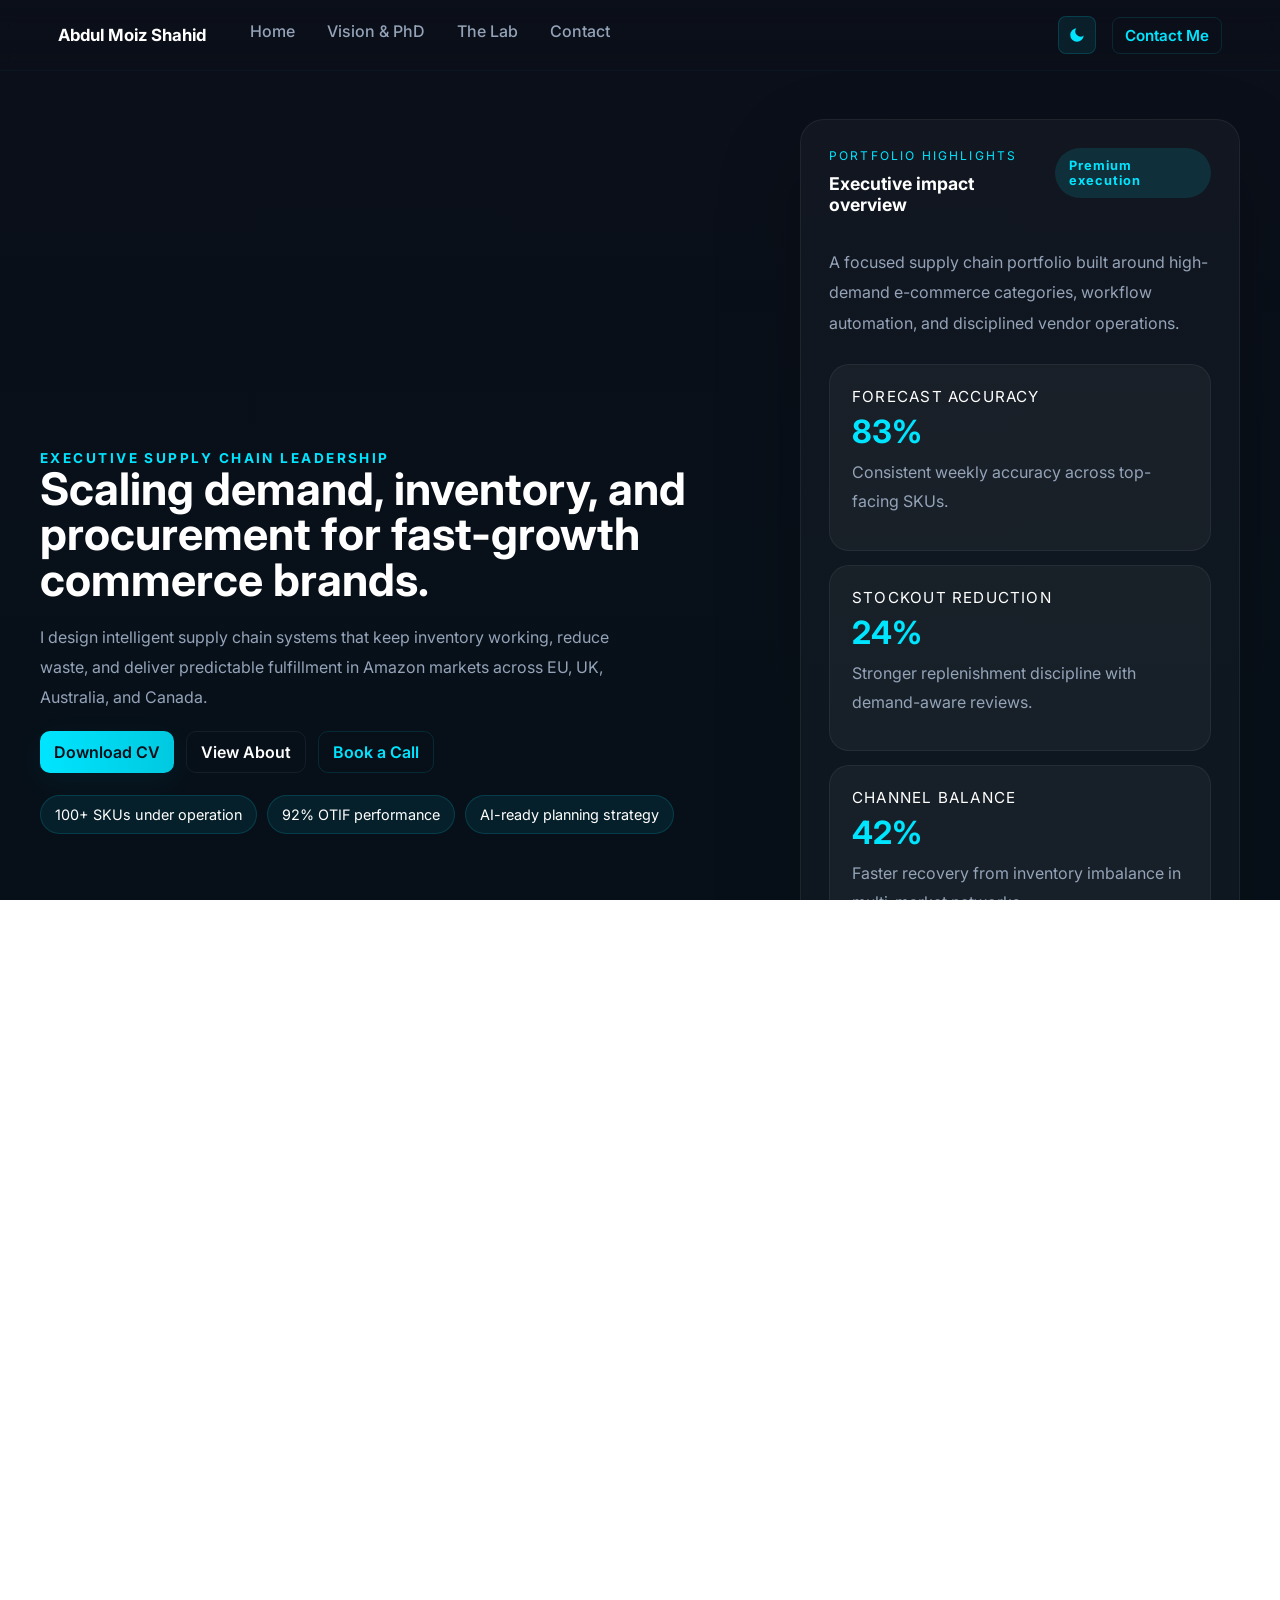
<file: index.html>
<!DOCTYPE html>
<html lang="en">
  <head>
    <meta charset="UTF-8" />
    <meta name="viewport" content="width=device-width, initial-scale=1.0" />
    <title>Abdul Moiz Shahid — Supply Chain & Inventory Planning</title>
    <link rel="stylesheet" href="styles/global.css" />
  </head>
  <body>
    <header class="navbar" aria-label="Primary navigation">
      <div class="nav-container">
        <a href="index.html" class="nav-logo">Abdul Moiz Shahid</a>
        <button class="hamburger" aria-expanded="false" aria-controls="main-navigation">
          <span></span><span></span><span></span>
          <span class="sr-only">Open navigation menu</span>
        </button>
        <ul class="nav-menu" id="main-navigation">
          <li><a class="nav-link" href="index.html">Home</a></li>
          <li><a class="nav-link" href="about.html">Vision & PhD</a></li>
          <li><a class="nav-link" href="lab.html">The Lab</a></li>
          <li><a class="nav-link" href="contact.html">Contact</a></li>
        </ul>
        <div class="nav-actions">
          <button id="theme-toggle" class="theme-toggle" aria-label="Toggle dark/light mode" title="Toggle theme">
            <svg class="sun-icon" viewBox="0 0 24 24" fill="none" stroke="currentColor" stroke-width="2"><circle cx="12" cy="12" r="5"/><line x1="12" y1="1" x2="12" y2="3"/><line x1="12" y1="21" x2="12" y2="23"/><line x1="4.22" y1="4.22" x2="5.64" y2="5.64"/><line x1="18.36" y1="18.36" x2="19.78" y2="19.78"/><line x1="1" y1="12" x2="3" y2="12"/><line x1="21" y1="12" x2="23" y2="12"/><line x1="4.22" y1="19.78" x2="5.64" y2="18.36"/><line x1="18.36" y1="5.64" x2="19.78" y2="4.22"/></svg>
            <svg class="moon-icon" viewBox="0 0 24 24" fill="currentColor"><path d="M21 12.79A9 9 0 1 1 11.21 3 7 7 0 0 0 21 12.79z"/></svg>
          </button>
          <a href="contact.html" class="btn btn-outline">Contact Me</a>
        </div>
      </div>
    </header>

    <main>
      <section class="hero container" id="hero">
        <div class="hero-grid">
          <div class="hero-copy">
            <span class="eyebrow">Executive supply chain leadership</span>
            <h1>Scaling demand, inventory, and procurement for fast-growth commerce brands.</h1>
            <p class="hero-description">I design intelligent supply chain systems that keep inventory working, reduce waste, and deliver predictable fulfillment in Amazon markets across EU, UK, Australia, and Canada.</p>
            <div class="hero-ctas">
              <a href="Data/Abdul_Moiz_Shahid_CV.txt" download class="btn btn-primary">Download CV</a>
              <a href="about.html" class="btn btn-ghost">View About</a>
              <a href="contact.html" class="btn btn-outline">Book a Call</a>
            </div>
            <div class="hero-badges">
              <span class="hero-badge">100+ SKUs under operation</span>
              <span class="hero-badge">92% OTIF performance</span>
              <span class="hero-badge">AI-ready planning strategy</span>
            </div>
          </div>

          <div class="hero-panel">
            <div class="panel-header">
              <div>
                <p class="panel-label">Portfolio highlights</p>
                <h2>Executive impact overview</h2>
              </div>
              <span class="panel-pill">Premium execution</span>
            </div>
            <p class="panel-copy">A focused supply chain portfolio built around high-demand e-commerce categories, workflow automation, and disciplined vendor operations.</p>
            <div class="stats-grid">
              <article>
                <span class="stat-title">Forecast accuracy</span>
                <strong>83%</strong>
                <p>Consistent weekly accuracy across top-facing SKUs.</p>
              </article>
              <article>
                <span class="stat-title">Stockout reduction</span>
                <strong>24%</strong>
                <p>Stronger replenishment discipline with demand-aware reviews.</p>
              </article>
              <article>
                <span class="stat-title">Channel balance</span>
                <strong>42%</strong>
                <p>Faster recovery from inventory imbalance in multi-market networks.</p>
              </article>
            </div>
            <div class="mini-highlight">
              <span class="mini-label">Operational scope</span>
              <p>Amazon markets in EU, UK, AU and Canada supported by SAP MM, Oracle ERP and custom analytics tooling.</p>
            </div>
          </div>
        </div>

        <div class="kpi-grid">
          <div class="card">
            <span class="stat-title">Operational scale</span>
            <strong>100+ SKUs</strong>
            <p>End-to-end planning for fast-moving home & kitchen brands.</p>
          </div>
          <div class="card">
            <span class="stat-title">Decision cadence</span>
            <strong>38%</strong>
            <p>Faster replenishment and reporting through smarter workflows.</p>
          </div>
          <div class="card">
            <span class="stat-title">Fulfillment precision</span>
            <strong>92%</strong>
            <p>On-time fulfillment across multi-market e-commerce supply chains.</p>
          </div>
        </div>

        <div class="expertise-grid">
          <article class="feature-card">
            <span class="feature-icon">🧠</span>
            <h3>Demand & inventory planning</h3>
            <p>Forecasting, safety stock, and inventory health for high-turn categories.</p>
          </article>
          <article class="feature-card">
            <span class="feature-icon">🤝</span>
            <h3>Procurement & vendor operations</h3>
            <p>Cost control, purchase order execution, and supplier readiness.</p>
          </article>
          <article class="feature-card">
            <span class="feature-icon">📊</span>
            <h3>Analytics & MIS automation</h3>
            <p>Reports and dashboards designed for executive decision making.</p>
          </article>
          <article class="feature-card">
            <span class="feature-icon">⚙️</span>
            <h3>ERP & systems integration</h3>
            <p>SAP MM, Oracle ERP, Odoo and custom Excel tooling linked to workflow.</p>
          </article>
        </div>

        <div class="about-preview">
          <div>
            <h2>More detail on About</h2>
            <p>The full executive summary, certifications, education, and supply chain case studies are available on the About page.</p>
          </div>
          <a href="about.html" class="btn btn-outline">Explore About</a>
        </div>
      </section>
    </main>

    <footer class="footer" id="contact">
      <div class="footer-container">
        <div class="footer-section">
          <h3>Ready to collaborate?</h3>
          <p>Let's build an autonomous supply chain platform that scales with precision and speed.</p>
        </div>
        <div class="footer-section">
          <h3>Contact</h3>
          <a href="mailto:moiz.shahid@outlook.com">moiz.shahid@outlook.com</a>
          <a href="#">Schedule a call</a>
        </div>
      </div>
      <div class="footer-bottom">
        <span class="footer-copyright">© 2026 Abdul Moiz Shahid</span>
        <div class="footer-social">
          <a href="#" aria-label="LinkedIn">in</a>
          <a href="#" aria-label="Twitter">tw</a>
        </div>
      </div>
    </footer>

    <script>
      const hamburger = document.querySelector('.hamburger');
      const navMenu = document.querySelector('.nav-menu');
      hamburger?.addEventListener('click', () => {
        const expanded = hamburger.getAttribute('aria-expanded') === 'true';
        hamburger.setAttribute('aria-expanded', String(!expanded));
        hamburger.classList.toggle('active');
        navMenu.classList.toggle('active');
      });
    </script>
  </body>
</html>
</file>
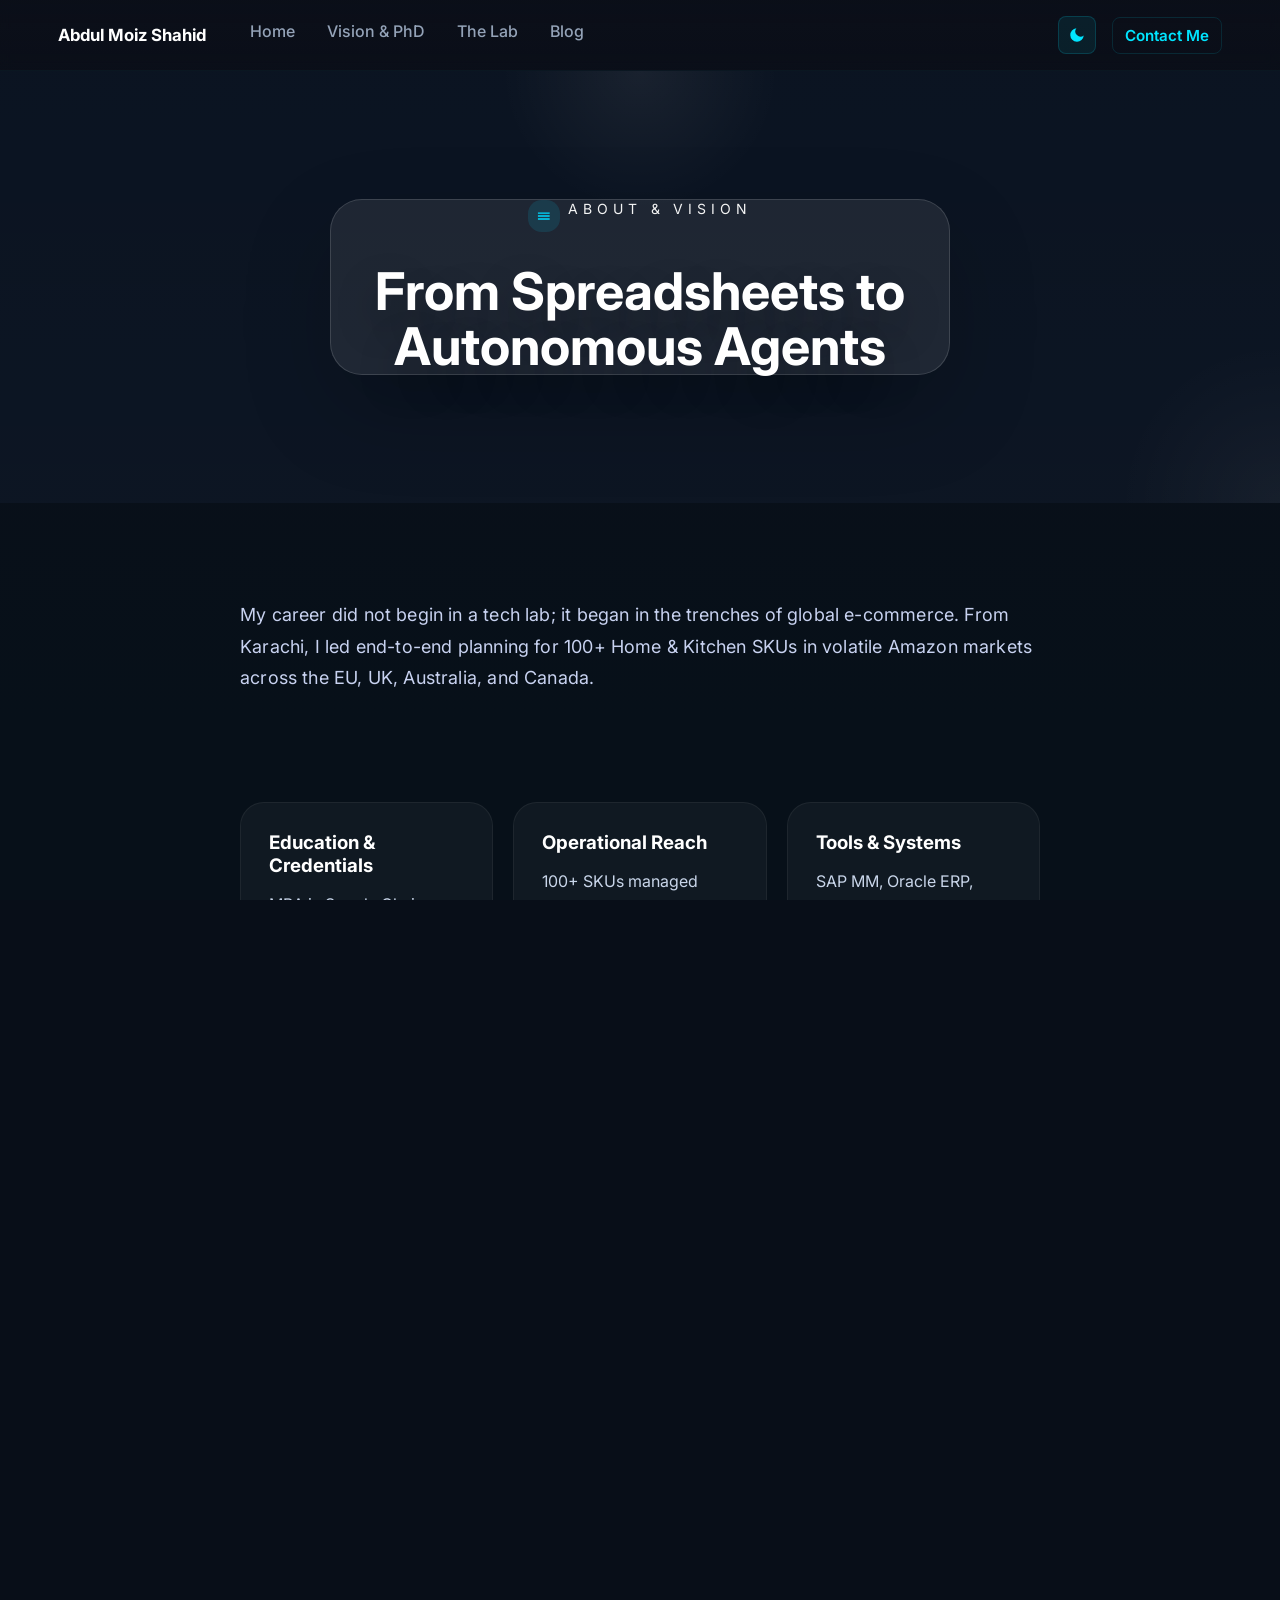
<file: about.html>
<!DOCTYPE html>
<html lang="en">
  <head>
    <meta charset="UTF-8" />
    <meta name="viewport" content="width=device-width, initial-scale=1.0" />
    <title>About & Vision | Abdul Moiz Shahid</title>
    <link rel="stylesheet" href="styles/global.css" />
    <link rel="stylesheet" href="styles/about.css" />
  </head>
  <body>
    <header class="navbar" aria-label="Primary navigation">
      <div class="nav-container">
        <a href="index.html" class="nav-logo">Abdul Moiz Shahid</a>
        <button class="hamburger" aria-expanded="false" aria-controls="main-navigation">
          <span></span><span></span><span></span>
          <span class="sr-only">Open navigation menu</span>
        </button>
        <ul class="nav-menu" id="main-navigation">
          <li><a class="nav-link" href="index.html">Home</a></li>
          <li><a class="nav-link" href="about.html">Vision & PhD</a></li>
          <li><a class="nav-link" href="lab.html">The Lab</a></li>
          <li><a class="nav-link" href="blog.html">Blog</a></li>
        </ul>
        <div class="nav-actions">
          <button id="theme-toggle" class="theme-toggle" aria-label="Toggle dark/light mode" title="Toggle theme">
            <svg class="sun-icon" viewBox="0 0 24 24" fill="none" stroke="currentColor" stroke-width="2"><circle cx="12" cy="12" r="5"/><line x1="12" y1="1" x2="12" y2="3"/><line x1="12" y1="21" x2="12" y2="23"/><line x1="4.22" y1="4.22" x2="5.64" y2="5.64"/><line x1="18.36" y1="18.36" x2="19.78" y2="19.78"/><line x1="1" y1="12" x2="3" y2="12"/><line x1="21" y1="12" x2="23" y2="12"/><line x1="4.22" y1="19.78" x2="5.64" y2="18.36"/><line x1="18.36" y1="5.64" x2="19.78" y2="4.22"/></svg>
            <svg class="moon-icon" viewBox="0 0 24 24" fill="currentColor"><path d="M21 12.79A9 9 0 1 1 11.21 3 7 7 0 0 0 21 12.79z"/></svg>
          </button>
          <a href="contact.html" class="btn btn-outline">Contact Me</a>
        </div>
      </div>
    </header>
    <header class="page-banner">
      <div class="banner-content">
        <div class="banner-meta">
          <span class="pill-icon" aria-hidden="true">
            <svg viewBox="0 0 24 24" xmlns="http://www.w3.org/2000/svg">
              <path d="M4 6h16v2H4V6zm0 4h16v2H4v-2zm0 4h16v2H4v-2z"/>
            </svg>
          </span>
          <p class="banner-eyebrow">About & Vision</p>
        </div>
        <h1>From Spreadsheets to Autonomous Agents</h1>
      </div>
    </header>

    <main class="article-page container">
      <article class="lead-story">
        <p>
          My career did not begin in a tech lab; it began in the trenches of global e-commerce. From Karachi, I led end-to-end planning for 100+ Home & Kitchen SKUs in volatile Amazon markets across the EU, UK, Australia, and Canada.
        </p>
      </article>

      <section class="cards-grid">
        <article class="stats-card">
          <h3>Education & Credentials</h3>
          <p>MBA in Supply Chain Management (Karachi University) and BSc in Management Sciences (NED University). SAP MM, Six Sigma White Belt, Toyota 5S, and logistics certifications.</p>
        </article>
        <article class="stats-card">
          <h3>Operational Reach</h3>
          <p>100+ SKUs managed across EU, UK, Australia and Canada. Multi-market replenishment, on-time delivery, and demand-driven inventory strategies.</p>
        </article>
        <article class="stats-card">
          <h3>Tools & Systems</h3>
          <p>SAP MM, Oracle ERP, Odoo, advanced Excel dashboards, automated MIS, and MicroSaaS workflow tooling for supply chain operations.</p>
        </article>
      </section>

      <section class="timeline section" aria-label="Professional timeline">
        <div class="timeline-line" aria-hidden="true"></div>

        <article class="timeline-item">
          <span class="timeline-marker"></span>
          <div class="timeline-panel">
            <div class="timeline-label-wrap">
              <span class="pill-icon" aria-hidden="true">
                <svg viewBox="0 0 24 24" xmlns="http://www.w3.org/2000/svg"><path d="M7 4h10v2H7V4zm-2 4h14v12H5V8zm2 2v8h10v-8H7zm3 2h4v4H10v-4z"/></svg>
              </span>
              <p class="timeline-label">The Foundation</p>
            </div>
            <h2>Navigating Global Scale</h2>
            <p>
              In international supply chain, there is no room for guesswork. Every delayed shipment, miscalculated safety stock, or unoptimized purchase order directly bleeds working capital.
            </p>
            <p>
              By aggressively refining reorder points and aligning replenishment with seasonal demand signals, I reduced stockout risk by 24% and improved weekly forecast accuracy to 83%.
            </p>
            <p>
              I built resilient systems using traditional ERPs like SAP MM and Oracle, alongside highly advanced, custom Excel dashboards.
            </p>
          </div>
        </article>

        <article class="timeline-item">
          <span class="timeline-marker"></span>
          <div class="timeline-panel">
            <div class="timeline-label-wrap">
              <span class="pill-icon" aria-hidden="true">
                <svg viewBox="0 0 24 24" xmlns="http://www.w3.org/2000/svg"><path d="M5 5h14v14H5V5zm2 2v10h10V7H7zm2 2h6v2H9V9zm0 4h6v2H9v-2z"/></svg>
              </span>
              <p class="timeline-label">The Pivot</p>
            </div>
            <h2>Hitting the Limits of Traditional Systems</h2>
            <p>
              While earning my MBA in Supply Chain Management from Karachi University, after a BSc from NED University, I saw a structural ceiling in enterprise operations.
            </p>
            <p>
              Researching AI and machine learning integration made it clear that traditional systems are fundamentally reactive. By the time a dashboard flags an inventory imbalance, the margin is already compromised.
            </p>
            <p>
              The future of logistics does not belong to better spreadsheets; it belongs to autonomous, Agentic AI.
            </p>
          </div>
        </article>

        <article class="timeline-item">
          <span class="timeline-marker"></span>
          <div class="timeline-panel">
            <div class="timeline-label-wrap">
              <span class="pill-icon" aria-hidden="true">
                <svg viewBox="0 0 24 24" xmlns="http://www.w3.org/2000/svg"><path d="M12 2l8 4v6c0 3.31-2.69 6-6 6H10c-3.31 0-6-2.69-6-6V6l8-4zm0 2.18L7.5 6.5v5H4.5v3h15v-3H16.5v-5L12 4.18zM11 11h2v4h-2v-4z"/></svg>
              </span>
              <p class="timeline-label">The Builder</p>
            </div>
            <h2>Vibe Coding and MicroSaaS</h2>
            <p>
              This realization led to the creation of "The Lab." Instead of waiting for massive enterprise software updates, I embraced "vibe coding"—using advanced AI assistants to rapidly prototype, iterate, and deploy MicroSaaS tools.
            </p>
            <p>
              I build utilities that e-commerce sellers and logistics planners actually need daily, from dynamic FBA margin estimators to Buy Box trackers and workflow automation scripts.
            </p>
            <p>
              My focus is not on flashy gimmicks; it is on high-fidelity, accurate tools that maintain professional credibility and solve real-world e-commerce pain points.
            </p>
          </div>
        </article>

        <article class="timeline-item">
          <span class="timeline-marker"></span>
          <div class="timeline-panel">
            <div class="timeline-label-wrap">
              <span class="pill-icon" aria-hidden="true">
                <svg viewBox="0 0 24 24" xmlns="http://www.w3.org/2000/svg"><path d="M12 2l8 4v6c0 3.31-2.69 6-6 6H10c-3.31 0-6-2.69-6-6V6l8-4zm0 2.18L7.5 6.5v5H4.5v3h15v-3H16.5v-5L12 4.18zM11 11h2v4h-2v-4z"/></svg>
              </span>
              <p class="timeline-label">The Horizon</p>
            </div>
            <h2>Redefining the Academic Standard</h2>
            <p>
              My operational experience and development work are driving toward a singular long-term goal: pursuing a PhD focused on the intersection of Agentic AI and global logistics.
            </p>
            <p>
              I am committed to researching frameworks where AI agents do not just alert us to disruption, but autonomously negotiate with vendors, adjust lead-time buffers, and execute purchase orders in real-time.
            </p>
            <p>
              I am an operator, a developer, and an academic. I am building the autonomous e-commerce ecosystems of tomorrow, today.
            </p>
          </div>
        </article>
      </section>
    </main>

    <footer class="footer" id="contact">
      <div class="footer-container">
        <div class="footer-section">
          <h3>Ready to collaborate?</h3>
          <p>Let's build an autonomous supply chain platform that scales with precision and speed.</p>
        </div>
        <div class="footer-section">
          <h3>Contact</h3>
          <a href="mailto:moiz.shahid@outlook.com">moiz.shahid@outlook.com</a>
          <a href="#">Schedule a call</a>
        </div>
      </div>
      <div class="footer-bottom">
        <span class="footer-copyright">© 2026 Abdul Moiz Shahid</span>
        <div class="footer-social">
          <a href="#" aria-label="LinkedIn">in</a>
          <a href="#" aria-label="Twitter">tw</a>
        </div>
      </div>
    </footer>

    <script>
      const hamburger = document.querySelector('.hamburger');
      const navMenu = document.querySelector('.nav-menu');
      hamburger?.addEventListener('click', () => {
        const expanded = hamburger.getAttribute('aria-expanded') === 'true';
        hamburger.setAttribute('aria-expanded', String(!expanded));
        hamburger.classList.toggle('active');
        navMenu.classList.toggle('active');
      });
    </script>
  </body>
</html>
</file>
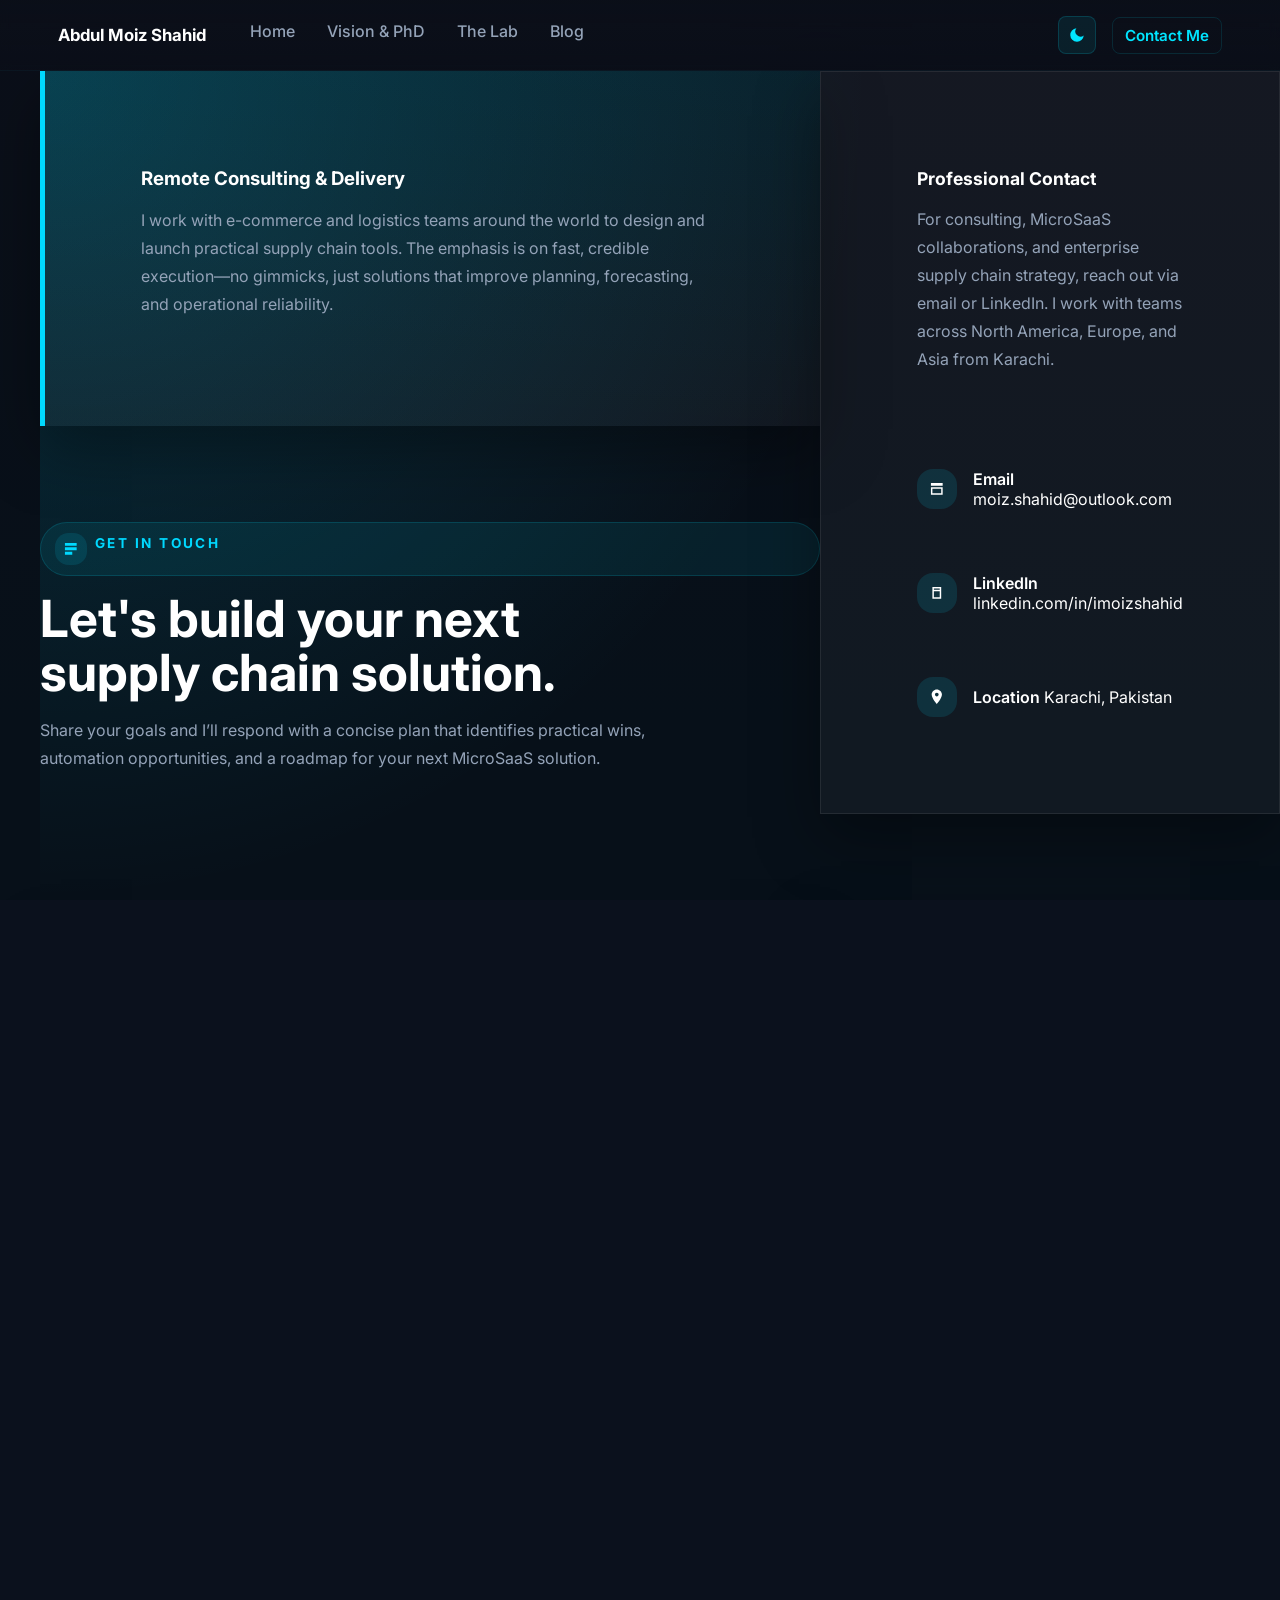
<file: contact.html>
<!DOCTYPE html>
<html lang="en">
  <head>
    <meta charset="UTF-8" />
    <meta name="viewport" content="width=device-width, initial-scale=1.0" />
    <title>Contact | Abdul Moiz Shahid</title>
    <link rel="stylesheet" href="styles/global.css" />
    <link rel="stylesheet" href="styles/contact.css" />
  </head>
  <body>
    <header class="navbar" aria-label="Primary navigation">
      <div class="nav-container">
        <a href="index.html" class="nav-logo">Abdul Moiz Shahid</a>
        <button class="hamburger" aria-expanded="false" aria-controls="main-navigation">
          <span></span><span></span><span></span>
          <span class="sr-only">Open navigation menu</span>
        </button>
        <ul class="nav-menu" id="main-navigation">
          <li><a class="nav-link" href="index.html">Home</a></li>
          <li><a class="nav-link" href="about.html">Vision & PhD</a></li>
          <li><a class="nav-link" href="lab.html">The Lab</a></li>
          <li><a class="nav-link" href="blog.html">Blog</a></li>
        </ul>
        <div class="nav-actions">
          <button id="theme-toggle" class="theme-toggle" aria-label="Toggle dark/light mode" title="Toggle theme">
            <svg class="sun-icon" viewBox="0 0 24 24" fill="none" stroke="currentColor" stroke-width="2"><circle cx="12" cy="12" r="5"/><line x1="12" y1="1" x2="12" y2="3"/><line x1="12" y1="21" x2="12" y2="23"/><line x1="4.22" y1="4.22" x2="5.64" y2="5.64"/><line x1="18.36" y1="18.36" x2="19.78" y2="19.78"/><line x1="1" y1="12" x2="3" y2="12"/><line x1="21" y1="12" x2="23" y2="12"/><line x1="4.22" y1="19.78" x2="5.64" y2="18.36"/><line x1="18.36" y1="5.64" x2="19.78" y2="4.22"/></svg>
            <svg class="moon-icon" viewBox="0 0 24 24" fill="currentColor"><path d="M21 12.79A9 9 0 1 1 11.21 3 7 7 0 0 0 21 12.79z"/></svg>
          </button>
          <a href="contact.html" class="btn btn-outline">Contact Me</a>
        </div>
      </div>
    </header>
    <main class="contact-page container">
      <section class="contact-layout section">
        <div class="contact-form-panel">
          <div class="contact-summary-card">
            <h3>Remote Consulting & Delivery</h3>
            <p>
              I work with e-commerce and logistics teams around the world to design and launch practical supply chain tools. The emphasis is on fast, credible execution—no gimmicks, just solutions that improve planning, forecasting, and operational reliability.
            </p>
          </div>

          <div class="section-heading">
            <div class="hero-badge">
              <span class="pill-icon" aria-hidden="true">
                <svg viewBox="0 0 24 24" xmlns="http://www.w3.org/2000/svg"><path d="M4 4h16v4H4V4zm0 6h16v4H4v-4zm0 6h10v4H4v-4z"/></svg>
              </span>
              <p class="eyebrow text-blue">Get in Touch</p>
            </div>
            <h1>Let's build your next supply chain solution.</h1>
            <p class="section-copy">
              Share your goals and I’ll respond with a concise plan that identifies practical wins, automation opportunities, and a roadmap for your next MicroSaaS solution.
            </p>
          </div>

          <form class="contact-form" action="#" method="post">
            <label for="name">Name</label>
            <input type="text" id="name" name="name" placeholder="Your name" required />

            <label for="email">Email</label>
            <input type="email" id="email" name="email" placeholder="you@example.com" required />

            <label for="project-type">Project Type</label>
            <select id="project-type" name="project-type" required>
              <option value="">Select a type</option>
              <option value="consulting">Consulting</option>
              <option value="microsaas">MicroSaaS</option>
              <option value="general">General</option>
            </select>

            <label for="message">Message</label>
            <textarea id="message" name="message" rows="6" placeholder="Tell me about your goals, timeline, and current challenges..." required></textarea>

            <button type="submit" class="btn btn-primary">Send Message</button>
          </form>
        </div>

        <aside class="contact-details-panel">
          <div class="contact-details-card">
            <h2>Professional Contact</h2>
            <p>
              For consulting, MicroSaaS collaborations, and enterprise supply chain strategy, reach out via email or LinkedIn. I work with teams across North America, Europe, and Asia from Karachi.
            </p>
            <div class="detail-row">
              <span class="detail-icon" aria-hidden="true">
                <svg viewBox="0 0 24 24" xmlns="http://www.w3.org/2000/svg"><path d="M4 4h16v4H4V4zm0 6h16v10H4V10zm2 2v6h12v-6H6zm2-8h8v2H8V4z"/></svg>
              </span>
              <div>
                <span class="detail-label">Email</span>
                <a href="mailto:moiz.shahid@outlook.com">moiz.shahid@outlook.com</a>
              </div>
            </div>
            <div class="detail-row">
              <span class="detail-icon" aria-hidden="true">
                <svg viewBox="0 0 24 24" xmlns="http://www.w3.org/2000/svg"><path d="M6 4h12v16H6V4zm2 2v2h8V6H8zm0 4v8h8v-8H8z"/></svg>
              </span>
              <div>
                <span class="detail-label">LinkedIn</span>
                <a href="https://linkedin.com/in/imoizshahid" target="_blank" rel="noopener">linkedin.com/in/imoizshahid</a>
              </div>
            </div>
            <div class="detail-row">
              <span class="detail-icon" aria-hidden="true">
                <svg viewBox="0 0 24 24" xmlns="http://www.w3.org/2000/svg"><path d="M12 2C8.14 2 5 5.14 5 9c0 5.25 7 13 7 13s7-7.75 7-13c0-3.86-3.14-7-7-7zm0 9.5c-1.38 0-2.5-1.12-2.5-2.5S10.62 6.5 12 6.5s2.5 1.12 2.5 2.5S13.38 11.5 12 11.5z"/></svg>
              </span>
              <div>
                <span class="detail-label">Location</span>
                <span>Karachi, Pakistan</span>
              </div>
            </div>
          </div>

          <div class="contact-approach-card">
            <h3>How I work</h3>
            <p>
              Fast, practical execution for e-commerce operations and supply chain teams.
            </p>
            <ul class="approach-list">
              <li>Scope, prototype, and deploy MicroSaaS tools in weeks.</li>
              <li>Build practical forecasting, replenishment, and margin workflows.</li>
              <li>Focus on credibility, accuracy, and measurable operational results.</li>
            </ul>
          </div>
        </aside>
      </section>
    </main>

    <footer class="footer" id="contact">
      <div class="footer-container">
        <div class="footer-section">
          <h3>Ready to collaborate?</h3>
          <p>Let's build an autonomous supply chain platform that scales with precision and speed.</p>
        </div>
        <div class="footer-section">
          <h3>Contact</h3>
          <a href="mailto:moiz.shahid@outlook.com">moiz.shahid@outlook.com</a>
          <a href="mailto:moiz.shahid@outlook.com?subject=Project%20Inquiry">Schedule a call</a>
        </div>
      </div>
      <div class="footer-bottom">
        <span class="footer-copyright">© 2026 Abdul Moiz Shahid</span>
        <div class="footer-social">
          <a href="https://linkedin.com/in/imoizshahid" aria-label="LinkedIn" target="_blank" rel="noopener">in</a>
        </div>
      </div>
    </footer>

    <script>
      const hamburger = document.querySelector('.hamburger');
      const navMenu = document.querySelector('.nav-menu');
      hamburger?.addEventListener('click', () => {
        const expanded = hamburger.getAttribute('aria-expanded') === 'true';
        hamburger.setAttribute('aria-expanded', String(!expanded));
        hamburger.classList.toggle('active');
        navMenu.classList.toggle('active');
      });
    </script>
  </body>
</html>
</file>
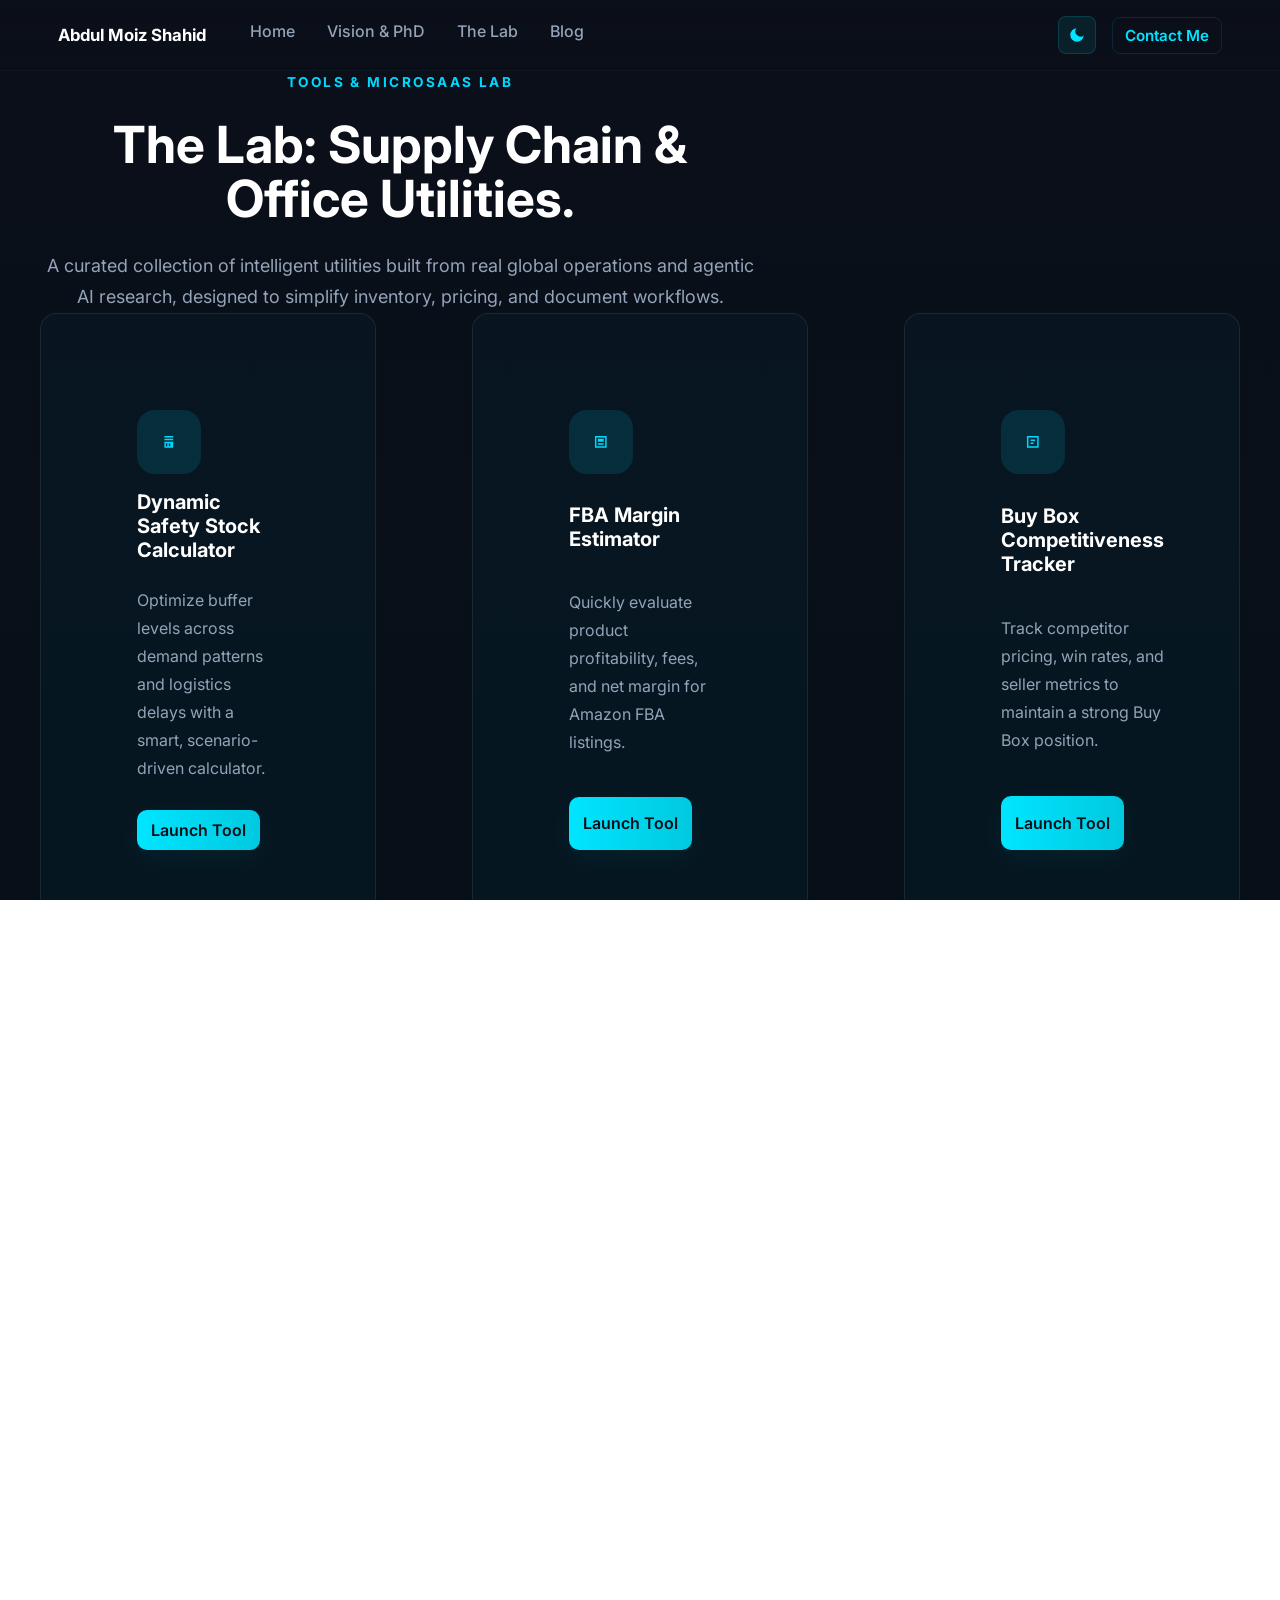
<file: lab.html>
<!DOCTYPE html>
<html lang="en">
  <head>
    <meta charset="UTF-8" />
    <meta name="viewport" content="width=device-width, initial-scale=1.0" />
    <title>The Lab | Abdul Moiz Shahid</title>
    <link rel="stylesheet" href="styles/global.css" />
    <link rel="stylesheet" href="styles/tools.css" />
  </head>
  <body>
    <header class="navbar" aria-label="Primary navigation">
      <div class="nav-container">
        <a href="index.html" class="nav-logo">Abdul Moiz Shahid</a>
        <button class="hamburger" aria-expanded="false" aria-controls="main-navigation">
          <span></span><span></span><span></span>
          <span class="sr-only">Open navigation menu</span>
        </button>
        <ul class="nav-menu" id="main-navigation">
          <li><a class="nav-link" href="index.html">Home</a></li>
          <li><a class="nav-link" href="about.html">Vision & PhD</a></li>
          <li><a class="nav-link" href="lab.html">The Lab</a></li>
          <li><a class="nav-link" href="blog.html">Blog</a></li>
        </ul>
        <div class="nav-actions">
          <button id="theme-toggle" class="theme-toggle" aria-label="Toggle dark/light mode" title="Toggle theme">
            <svg class="sun-icon" viewBox="0 0 24 24" fill="none" stroke="currentColor" stroke-width="2"><circle cx="12" cy="12" r="5"/><line x1="12" y1="1" x2="12" y2="3"/><line x1="12" y1="21" x2="12" y2="23"/><line x1="4.22" y1="4.22" x2="5.64" y2="5.64"/><line x1="18.36" y1="18.36" x2="19.78" y2="19.78"/><line x1="1" y1="12" x2="3" y2="12"/><line x1="21" y1="12" x2="23" y2="12"/><line x1="4.22" y1="19.78" x2="5.64" y2="18.36"/><line x1="18.36" y1="5.64" x2="19.78" y2="4.22"/></svg>
            <svg class="moon-icon" viewBox="0 0 24 24" fill="currentColor"><path d="M21 12.79A9 9 0 1 1 11.21 3 7 7 0 0 0 21 12.79z"/></svg>
          </button>
          <a href="contact.html" class="btn btn-outline">Contact Me</a>
        </div>
      </div>
    </header>

    <main class="tools-page container">
      <header class="tools-header section">
        <p class="eyebrow text-blue">Tools & MicroSaaS Lab</p>
        <h1>The Lab: Supply Chain & Office Utilities.</h1>
        <p class="tools-intro">
          A curated collection of intelligent utilities built from real global operations and agentic AI research, designed to simplify inventory, pricing, and document workflows.
        </p>
      </header>

      <section class="tools-grid section" aria-label="Tools and utilities">
        <article class="tool-card primary-card">
          <div class="tool-icon" aria-hidden="true">
            <svg viewBox="0 0 24 24" xmlns="http://www.w3.org/2000/svg"><path d="M6 4h12v2H6V4zm0 4h12v2H6V8zm0 4h12v8H6v-8zm2 2v4h2v-4H8zm4 0v4h2v-4h-2z"/></svg>
          </div>
          <h2>Dynamic Safety Stock Calculator</h2>
          <p>Optimize buffer levels across demand patterns and logistics delays with a smart, scenario-driven calculator.</p>
          <a href="#" class="btn btn-primary">Launch Tool</a>
        </article>

        <article class="tool-card primary-card">
          <div class="tool-icon" aria-hidden="true">
            <svg viewBox="0 0 24 24" xmlns="http://www.w3.org/2000/svg"><path d="M4 4h16v16H4V4zm2 2v12h12V6H6zm2 2h8v4H8V8zm0 6h8v2H8v-2z"/></svg>
          </div>
          <h2>FBA Margin Estimator</h2>
          <p>Quickly evaluate product profitability, fees, and net margin for Amazon FBA listings.</p>
          <a href="#" class="btn btn-primary">Launch Tool</a>
        </article>

        <article class="tool-card primary-card">
          <div class="tool-icon" aria-hidden="true">
            <svg viewBox="0 0 24 24" xmlns="http://www.w3.org/2000/svg"><path d="M4 4h16v16H4V4zm2 2v12h12V6H6zm3 3h6v2H9V9zm0 4h4v2H9v-2z"/></svg>
          </div>
          <h2>Buy Box Competitiveness Tracker</h2>
          <p>Track competitor pricing, win rates, and seller metrics to maintain a strong Buy Box position.</p>
          <a href="#" class="btn btn-primary">Launch Tool</a>
        </article>

        <article class="tool-card secondary-card">
          <div class="tool-icon" aria-hidden="true">
            <svg viewBox="0 0 24 24" xmlns="http://www.w3.org/2000/svg"><path d="M6 4h9l5 5v11H6V4zm9 2.5V9h2.5L15 6.5zM8 12h8v2H8v-2zm0 4h5v2H8v-2z"/></svg>
          </div>
          <h2>PDF Utility Hub</h2>
          <p>Convert, merge, and simplify documents with a lightweight suite built for office workflows.</p>
          <a href="#" class="btn btn-ghost">Launch Tool</a>
        </article>

        <article class="tool-card secondary-card">
          <div class="tool-icon" aria-hidden="true">
            <svg viewBox="0 0 24 24" xmlns="http://www.w3.org/2000/svg"><path d="M4 4h16v16H4V4zm3 3h10v2H7V7zm0 4h10v2H7v-2zm0 4h6v2H7v-2z"/></svg>
          </div>
          <h2>Clean Text Converter</h2>
          <p>Transform messy copy into polished, structured text ready for product listings and reports.</p>
          <a href="#" class="btn btn-ghost">Launch Tool</a>
        </article>
      </section>
    </main>

    <footer class="footer" id="contact">
      <div class="footer-container">
        <div class="footer-section">
          <h3>Ready to collaborate?</h3>
          <p>Let's build an autonomous supply chain platform that scales with precision and speed.</p>
        </div>
        <div class="footer-section">
          <h3>Contact</h3>
          <a href="mailto:moiz.shahid@outlook.com">moiz.shahid@outlook.com</a>
          <a href="#">Schedule a call</a>
        </div>
      </div>
      <div class="footer-bottom">
        <span class="footer-copyright">© 2026 Abdul Moiz Shahid</span>
        <div class="footer-social">
          <a href="#" aria-label="LinkedIn">in</a>
          <a href="#" aria-label="Twitter">tw</a>
        </div>
      </div>
    </footer>

    <script>
      const hamburger = document.querySelector('.hamburger');
      const navMenu = document.querySelector('.nav-menu');
      hamburger?.addEventListener('click', () => {
        const expanded = hamburger.getAttribute('aria-expanded') === 'true';
        hamburger.setAttribute('aria-expanded', String(!expanded));
        hamburger.classList.toggle('active');
        navMenu.classList.toggle('active');
      });
    </script>
  </body>
</html>
</file>
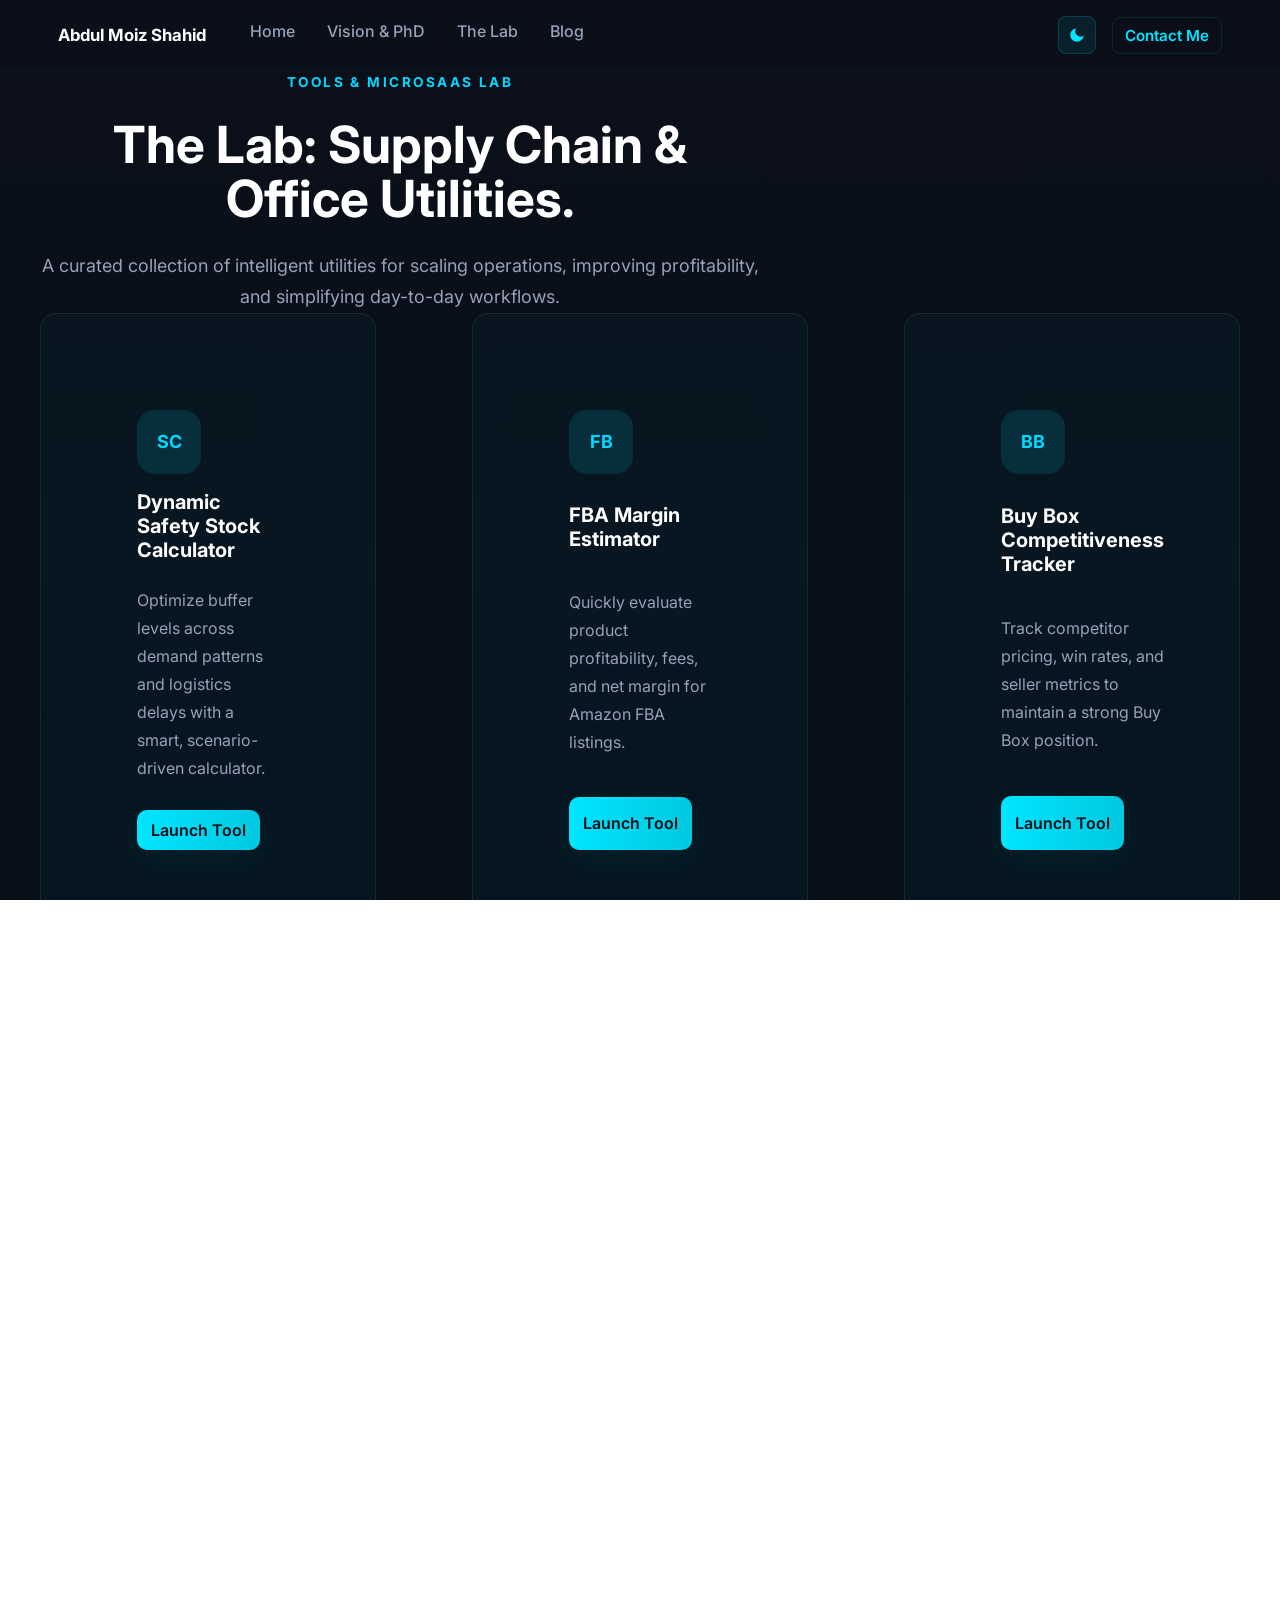
<file: tools.html>
<!DOCTYPE html>
<html lang="en">
  <head>
    <meta charset="UTF-8" />
    <meta name="viewport" content="width=device-width, initial-scale=1.0" />
    <title>The Lab | Supply Chain & Office Utilities</title>
    <link rel="stylesheet" href="styles/global.css" />
    <link rel="stylesheet" href="styles/tools.css" />
  </head>
  <body>
    <header class="navbar" aria-label="Primary navigation">
      <div class="nav-container">
        <a href="index.html" class="nav-logo">Abdul Moiz Shahid</a>
        <button class="hamburger" aria-expanded="false" aria-controls="main-navigation">
          <span></span><span></span><span></span>
          <span class="sr-only">Open navigation menu</span>
        </button>
        <ul class="nav-menu" id="main-navigation">
          <li><a class="nav-link" href="index.html">Home</a></li>
          <li><a class="nav-link" href="about.html">Vision & PhD</a></li>
          <li><a class="nav-link" href="lab.html">The Lab</a></li>
          <li><a class="nav-link" href="blog.html">Blog</a></li>
        </ul>
        <div class="nav-actions">
          <button id="theme-toggle" class="theme-toggle" aria-label="Toggle dark/light mode" title="Toggle theme">
            <svg class="sun-icon" viewBox="0 0 24 24" fill="none" stroke="currentColor" stroke-width="2"><circle cx="12" cy="12" r="5"/><line x1="12" y1="1" x2="12" y2="3"/><line x1="12" y1="21" x2="12" y2="23"/><line x1="4.22" y1="4.22" x2="5.64" y2="5.64"/><line x1="18.36" y1="18.36" x2="19.78" y2="19.78"/><line x1="1" y1="12" x2="3" y2="12"/><line x1="21" y1="12" x2="23" y2="12"/><line x1="4.22" y1="19.78" x2="5.64" y2="18.36"/><line x1="18.36" y1="5.64" x2="19.78" y2="4.22"/></svg>
            <svg class="moon-icon" viewBox="0 0 24 24" fill="currentColor"><path d="M21 12.79A9 9 0 1 1 11.21 3 7 7 0 0 0 21 12.79z"/></svg>
          </button>
          <a href="contact.html" class="btn btn-outline">Contact Me</a>
        </div>
      </div>
    </header>

    <main class="tools-page container">
      <header class="tools-header">
        <p class="eyebrow text-blue">Tools & MicroSaaS Lab</p>
        <h1>The Lab: Supply Chain & Office Utilities.</h1>
        <p class="tools-intro">
          A curated collection of intelligent utilities for scaling operations, improving profitability, and simplifying day-to-day workflows.
        </p>
      </header>

      <section class="tools-grid" aria-label="Tools and utilities">
        <article class="tool-card primary-card">
          <div class="tool-icon">SC</div>
          <h2>Dynamic Safety Stock Calculator</h2>
          <p>Optimize buffer levels across demand patterns and logistics delays with a smart, scenario-driven calculator.</p>
          <a href="#" class="btn btn-primary">Launch Tool</a>
        </article>

        <article class="tool-card primary-card">
          <div class="tool-icon">FB</div>
          <h2>FBA Margin Estimator</h2>
          <p>Quickly evaluate product profitability, fees, and net margin for Amazon FBA listings.</p>
          <a href="#" class="btn btn-primary">Launch Tool</a>
        </article>

        <article class="tool-card primary-card">
          <div class="tool-icon">BB</div>
          <h2>Buy Box Competitiveness Tracker</h2>
          <p>Track competitor pricing, win rates, and seller metrics to maintain a strong Buy Box position.</p>
          <a href="#" class="btn btn-primary">Launch Tool</a>
        </article>

        <article class="tool-card secondary-card">
          <div class="tool-icon">PDF</div>
          <h2>PDF Utility Hub</h2>
          <p>Convert, merge, and simplify documents with a lightweight suite built for office workflows.</p>
          <a href="#" class="btn btn-ghost">Launch Tool</a>
        </article>

        <article class="tool-card secondary-card">
          <div class="tool-icon">CT</div>
          <h2>Clean Text Converter</h2>
          <p>Transform messy copy into polished, structured text ready for product listings and reports.</p>
          <a href="#" class="btn btn-ghost">Launch Tool</a>
        </article>
      </section>
    </main>

    <footer class="footer" id="contact">
      <div class="footer-container">
        <div class="footer-section">
          <h3>Ready to collaborate?</h3>
          <p>Let's build an autonomous supply chain platform that scales with precision and speed.</p>
        </div>
        <div class="footer-section">
          <h3>Contact</h3>
          <a href="mailto:moiz.shahid@outlook.com">moiz.shahid@outlook.com</a>
          <a href="https://linkedin.com/in/iMoizShahid" target="_blank" rel="noopener">linkedin.com/in/iMoizShahid</a>
        </div>
      </div>
      <div class="footer-bottom">
        <span class="footer-copyright">© 2026 Abdul Moiz Shahid</span>
        <div class="footer-social">
          <a href="https://linkedin.com/in/iMoizShahid" aria-label="LinkedIn" target="_blank" rel="noopener">in</a>
        </div>
      </div>
    </footer>

    <script>
      const hamburger = document.querySelector('.hamburger');
      const navMenu = document.querySelector('.nav-menu');
      hamburger?.addEventListener('click', () => {
        const expanded = hamburger.getAttribute('aria-expanded') === 'true';
        hamburger.setAttribute('aria-expanded', String(!expanded));
        hamburger.classList.toggle('active');
        navMenu.classList.toggle('active');
      });
    </script>
  </body>
</html>
</file>
<file: styles/global.css>
/* Global dark-mode stylesheet — premium SaaS portfolio
  Palette: midnight #0B0F19, white #FFFFFF, muted slate #94A3B8, neon blue #00E5FF */

@import url('https://fonts.googleapis.com/css2?family=Inter:wght@300;400;600;700;800&display=swap');

:root{
  --bg: #0B0F19;
  --surface: #0F1722;
  --muted: #94A3B8;
  --accent: #00E5FF;
  --white: #FFFFFF;
  --glass: rgba(255,255,255,0.03);
  --radius: 12px;
  --gap: 18px;
  --transition: 220ms cubic-bezier(.2,.9,.2,1);
  
  /* Dark theme base colors */
  --theme-bg-primary: #0B0F19;
  --theme-bg-secondary: #0F1722;
  --theme-bg-tertiary: #1a2332;
  --theme-text-primary: #FFFFFF;
  --theme-text-secondary: #94A3B8;
  --theme-accent-primary: #00E5FF;
  --theme-accent-secondary: #00C9E0;
  --theme-border: rgba(255, 255, 255, 0.08);
  --theme-border-light: rgba(255, 255, 255, 0.04);
}

/* ============================================================================
   1. CSS VARIABLES - Design System
   ========================================================================== */

:root {
  /* Colors */
  --color-navy: #0a1428;
  --color-navy-light: #1a2a3f;
  --color-white: #ffffff;
  --color-white-off: #f8f9fa;
  --color-gray-light: #e9ecef;
  --color-gray-medium: #6c757d;
  --color-gray-dark: #495057;
  --color-electric-blue: #00d9ff;
  --color-electric-blue-dark: #00a8cc;
  --color-electric-blue-light: #33e6ff;

  /* Typography */
  --font-family-base: -apple-system, BlinkMacSystemFont, 'Segoe UI', 'Roboto', 'Oxygen',
    'Ubuntu', 'Cantarell', 'Fira Sans', 'Droid Sans', 'Helvetica Neue', sans-serif;
  --font-family-mono: 'Courier New', monospace;
  --font-size-xs: 0.75rem;
  --font-size-sm: 0.875rem;
  --font-size-base: 1rem;
  --font-size-lg: 1.125rem;
  --font-size-xl: 1.25rem;
  --font-size-2xl: 1.5rem;
  --font-size-3xl: 1.875rem;
  --font-size-4xl: 2.25rem;
  --font-size-5xl: 3rem;

  --font-weight-light: 300;
  --font-weight-regular: 400;
  --font-weight-medium: 500;
  --font-weight-semibold: 600;
  --font-weight-bold: 700;

  /* Spacing Scale */
  --spacing-xs: 0.25rem;
  --spacing-sm: 0.5rem;
  --spacing-md: 1rem;
  --spacing-lg: 1.5rem;
  --spacing-xl: 2rem;
  --spacing-2xl: 3rem;
  --spacing-3xl: 4rem;
  --spacing-4xl: 6rem;

  /* Line Height */
  --line-height-tight: 1.2;
  --line-height-normal: 1.5;
  --line-height-relaxed: 1.75;
  --line-height-loose: 2;

  /* Border Radius */
  --radius-sm: 0.25rem;
  --radius-md: 0.5rem;
  --radius-lg: 1rem;
  --radius-full: 9999px;

  /* Transitions */
  --transition-fast: 150ms ease-in-out;
  --transition-base: 300ms ease-in-out;
  --transition-slow: 500ms ease-in-out;

  /* Shadows */
  --shadow-sm: 0 1px 2px 0 rgba(0, 0, 0, 0.05);
  --shadow-md: 0 4px 6px -1px rgba(0, 0, 0, 0.1), 0 2px 4px -1px rgba(0, 0, 0, 0.06);
  --shadow-lg: 0 10px 15px -3px rgba(0, 0, 0, 0.1), 0 4px 6px -2px rgba(0, 0, 0, 0.05);
  --shadow-xl: 0 20px 25px -5px rgba(0, 0, 0, 0.1), 0 10px 10px -5px rgba(0, 0, 0, 0.04);
  --shadow-2xl: 0 25px 50px -12px rgba(0, 0, 0, 0.25);
}

/* ============================================================================
   2. RESET & BASE STYLES
   ========================================================================== */

*,
*::before,
*::after {
  box-sizing: border-box;
  margin: 0;
  padding: 0;
}

html {
  font-size: 16px;
  scroll-behavior: smooth;
  -webkit-font-smoothing: antialiased;
  -moz-osx-font-smoothing: grayscale;
}

*{box-sizing:border-box;margin:0;padding:0}
html,body{height:100%;max-width:100vw;overflow-x:hidden}
body{
  font-family: Inter, system-ui, -apple-system, 'Segoe UI', Roboto, 'Helvetica Neue', Arial;
  background: linear-gradient(180deg,var(--bg), #071019 80%);
  color: var(--white);
  -webkit-font-smoothing:antialiased;
  -moz-osx-font-smoothing:grayscale;
}

body.light-theme {
  --bg: #f4f7fb;
  --surface: #ffffff;
  --muted: #5f6d84;
  --accent: #0066cc;
  --white: #0f1722;
  --glass: rgba(255,255,255,0.72);
  --color-navy: #f8fafc;
  --color-navy-light: #e2e8f0;
  --color-white: #0f1722;
  --color-white-off: #e2e8f0;
  --color-gray-light: #d1d5db;
  --color-gray-medium: #6b7280;
  --color-gray-dark: #334155;
  --color-electric-blue: #0066cc;
  --color-electric-blue-dark: #004f99;
  --color-electric-blue-light: #3399ff;
  
  /* Light theme base colors */
  --theme-bg-primary: #f4f7fb;
  --theme-bg-secondary: #ffffff;
  --theme-bg-tertiary: #f0f4f8;
  --theme-text-primary: #0f1722;
  --theme-text-secondary: #5f6d84;
  --theme-accent-primary: #0066cc;
  --theme-accent-secondary: #3399ff;
  --theme-border: rgba(0, 0, 0, 0.08);
  --theme-border-light: rgba(0, 0, 0, 0.04);
  
  background: linear-gradient(180deg,#f8fbff,#e2e8f0 80%);
}

body.light-theme .navbar {
  background: linear-gradient(180deg,rgba(255,255,255,0.95),rgba(255,255,255,0.85));
  border-bottom-color: rgba(0,102,204,0.08);
}

body.light-theme .nav-link {
  color: var(--color-gray-dark);
}

body.light-theme .nav-link:hover,
body.light-theme .nav-link.active {
  color: var(--color-electric-blue);
}

body.light-theme .nav-actions .btn,
body.light-theme .language-select {
  color: var(--color-navy);
  border-color: rgba(0,102,204,0.2);
}

body.light-theme .language-select {
  background: rgba(255,255,255,0.9);
}

body.light-theme .theme-toggle {
  background: rgba(0,102,204,0.08);
}

body.light-theme .hero-copy h1,
body.light-theme .panel-copy,
body.light-theme .card p,
body.light-theme .tool-card p {
  color: var(--color-navy);
}

body.light-theme {
  --blog-bg: #f5f9ff;
  --card-bg-surface: rgba(255, 255, 255, 0.92);
  --muted-text: #64748b;
  --pill-bg: rgba(0, 102, 204, 0.08);
  --pill-bg-active: rgba(0, 102, 204, 0.18);
  --contact-bg: #f8fbff;
  --panel-bg: rgba(255,255,255,0.92);
  --panel-border: rgba(15,23,42,0.08);
  --input-underline: rgba(15,23,42,0.12);
  --tool-bg: rgba(15,23,42,0.04);
  --tool-border: rgba(15,23,42,0.12);
  --banner-bg: #eef4ff;
  --banner-pattern: radial-gradient(circle at top center, rgba(0,102,204,0.12), transparent 18%),
    radial-gradient(circle at bottom right, rgba(0,102,204,0.08), transparent 12%),
    linear-gradient(180deg, rgba(255,255,255,0.9), rgba(255,255,255,0.94));
}

/* Dark theme explicit styles for consistency */
body.dark-theme {
  --blog-bg: #0a0f1a;
  --card-bg-surface: rgba(15, 23, 42, 0.6);
  --muted-text: #94a3b8;
  --pill-bg: rgba(0, 229, 255, 0.08);
  --pill-bg-active: rgba(0, 229, 255, 0.16);
  --contact-bg: #0a1428;
  --panel-bg: rgba(10, 20, 40, 0.4);
  --panel-border: rgba(0, 229, 255, 0.08);
  --input-underline: rgba(0, 229, 255, 0.12);
  --tool-bg: rgba(0, 229, 255, 0.04);
  --tool-border: rgba(0, 229, 255, 0.08);
  --banner-bg: #0a1428;
  --banner-pattern: radial-gradient(circle at top center, rgba(0,229,255,0.08), transparent 18%),
    radial-gradient(circle at bottom right, rgba(0,229,255,0.06), transparent 12%),
    linear-gradient(180deg, rgba(11,15,25,0.8), rgba(11,15,25,0.9));
}

/* Additional light theme enhancements */
body.light-theme code {
  background-color: #e2e8f0;
  color: #0f1722;
}

body.light-theme pre {
  background-color: #e8ecf1;
  color: #0f1722;
  border: 1px solid rgba(0, 102, 204, 0.08);
}

body.light-theme pre code {
  background-color: #e8ecf1;
  color: #0f1722;
}

body.light-theme input,
body.light-theme textarea,
body.light-theme select {
  background-color: #ffffff;
  color: #0f1722;
  border-color: rgba(0, 102, 204, 0.16);
}

body.light-theme input:focus,
body.light-theme textarea:focus,
body.light-theme select:focus {
  box-shadow: 0 0 0 3px rgba(0, 102, 204, 0.1);
  border-color: #0066cc;
}

body.light-theme label {
  color: #0f1722;
}

body.light-theme h2 {
  color: #0f1722;
}

body.light-theme .btn-primary {
  background: linear-gradient(90deg, #0066cc, #0052a3);
  color: #ffffff;
}

body.light-theme .btn-ghost {
  background: transparent;
  border-color: rgba(15, 23, 42, 0.16);
  color: #0f1722;
}

body.light-theme .btn-ghost:hover {
  background: rgba(0, 102, 204, 0.08);
  color: #0066cc;
}

body.light-theme .btn-outline {
  background: transparent;
  border-color: rgba(0, 102, 204, 0.24);
  color: #0066cc;
}

body.light-theme .btn-outline:hover {
  background: rgba(0, 102, 204, 0.08);
}

body.light-theme strong {
  color: #0f1722;
}

/* ============================================================================
   3. TYPOGRAPHY
   ========================================================================== */


h1{font-size:clamp(1.8rem,4.2vw,2.8rem);line-height:1.02;margin:0 0 8px}
h2{font-size:1.1rem;margin:0 0 8px;color:var(--white)}
p{color:var(--muted);margin:0 0 12px}
a{color:var(--accent);text-decoration:none}
a:hover{text-decoration:underline}

a:focus-visible {
  outline: 2px solid var(--color-electric-blue);
  outline-offset: 2px;
  border-radius: var(--radius-sm);
}

strong {
  font-weight: var(--font-weight-bold);
  color: var(--color-navy);
}

body.dark-theme strong {
  color: var(--color-white);
}

em {
  font-style: italic;
}

small {
  font-size: var(--font-size-sm);
}

code {
  font-family: var(--font-family-mono);
  background-color: var(--color-white-off);
  padding: 0 var(--spacing-xs);
  border-radius: var(--radius-sm);
  color: var(--color-navy);
  font-size: 0.9em;
}

pre {
  background-color: var(--color-navy);
  color: var(--color-white);
  padding: var(--spacing-md);
  border-radius: var(--radius-md);
  overflow-x: auto;
  margin-bottom: var(--spacing-md);
  font-family: var(--font-family-mono);
  line-height: var(--line-height-normal);
}

pre code {
  background-color: transparent;
  padding: 0;
  color: inherit;
}

/* ============================================================================
   4. LISTS
   ========================================================================== */

ul,
ol {
  margin-left: var(--spacing-lg);
  margin-bottom: var(--spacing-md);
}

li {
  margin-bottom: var(--spacing-sm);
}

li p {
  margin-bottom: var(--spacing-sm);
}

/* ============================================================================
   5. BUTTONS
   ========================================================================== */


.btn{display:inline-flex;align-items:center;gap:10px;border-radius:10px;padding:10px 14px;font-weight:600;cursor:pointer;transition:transform var(--transition),box-shadow var(--transition)}
.btn-primary{background:linear-gradient(90deg,var(--accent),#00C9E0);color:var(--bg);box-shadow:0 8px 30px rgba(0,229,255,0.06)}
.btn-ghost{background:transparent;border:1px solid rgba(255,255,255,0.06);color:var(--white)}
.btn-outline{background:transparent;border:1px solid rgba(0,229,255,0.12);color:var(--accent)}
.btn:hover{transform:translateY(-4px);box-shadow:0 14px 40px rgba(0,229,255,0.06)}

.nav-actions .btn{
  padding:8px 12px;
  font-size:0.95rem;
  border-radius:8px;
}

/* Disabled State */
button:disabled,
.btn:disabled {
  opacity: 0.6;
  cursor: not-allowed;
  transform: none;
}

button:disabled:hover,
.btn:disabled:hover {
  transform: none;
  box-shadow: var(--shadow-sm);
}

/* ============================================================================
   6. FORMS
   ========================================================================== */

input,
textarea,
select {
  font-family: var(--font-family-base);
  font-size: var(--font-size-base);
  padding: var(--spacing-sm) var(--spacing-md);
  border: 1px solid var(--color-gray-light);
  border-radius: var(--radius-md);
  background-color: var(--color-white);
  color: var(--color-navy);
  transition: all var(--transition-base);
}

body.dark-theme input,
body.dark-theme textarea,
body.dark-theme select {
  background-color: rgba(15, 23, 42, 0.5);
  color: var(--color-white);
  border-color: rgba(0, 229, 255, 0.12);
}

body.dark-theme input::placeholder,
body.dark-theme textarea::placeholder {
  color: rgba(255, 255, 255, 0.5);
}

input:focus,
textarea:focus,
select:focus {
  outline: none;
  border-color: var(--color-electric-blue);
  box-shadow: 0 0 0 3px rgba(0, 217, 255, 0.1);
}

body.dark-theme input:focus,
body.dark-theme textarea:focus,
body.dark-theme select:focus {
  border-color: var(--color-electric-blue);
  background-color: rgba(15, 23, 42, 0.7);
  box-shadow: 0 0 0 3px rgba(0, 229, 255, 0.15);
}

input:disabled,
textarea:disabled,
select:disabled {
  background-color: var(--color-white-off);
  color: var(--color-gray-medium);
  cursor: not-allowed;
}

body.dark-theme input:disabled,
body.dark-theme textarea:disabled,
body.dark-theme select:disabled {
  background-color: rgba(255, 255, 255, 0.05);
  color: rgba(255, 255, 255, 0.4);
  border-color: rgba(0, 229, 255, 0.08);
}

textarea {
  resize: vertical;
  min-height: 120px;
}

label {
  display: block;
  margin-bottom: var(--spacing-sm);
  font-weight: var(--font-weight-medium);
  color: var(--color-navy);
}

body.dark-theme label {
  color: var(--color-white);
}

/* ============================================================================
   7. NAVIGATION BAR - Sticky & Responsive
   ========================================================================== */

.navbar{position:sticky;top:0;z-index:60;background:linear-gradient(180deg,rgba(11,15,25,0.85),rgba(11,15,25,0.7));backdrop-filter:blur(6px);border-bottom:1px solid rgba(0,229,255,0.04)}
.nav-container{display:flex;align-items:center;justify-content:space-between;gap:20px;max-width:1200px;margin:0 auto;padding:16px 18px;width:100%}
.nav-logo{font-weight:700;color:var(--white);font-size:1.05rem;flex-shrink:0}
.nav-menu{display:flex;gap:24px;align-items:center;list-style:none;flex:1;margin:0 20px}
.nav-link{color:var(--muted);padding:8px 4px;border-radius:8px;transition:color var(--transition-base);white-space:nowrap}
.nav-link:hover{color:var(--white);background:rgba(255,255,255,0.02)}
.nav-actions{display:flex;gap:12px;align-items:center;flex-shrink:0}

.nav-logo:hover {
  color: var(--color-electric-blue);
}

.nav-item {
  display: flex;
  align-items: center;
}

.nav-link {
  color: var(--muted);
  font-weight: var(--font-weight-medium);
  position: relative;
  transition: color var(--transition-base);
  padding: 8px 4px;
}

.nav-link:hover,
.nav-link.active {
  color: var(--color-electric-blue);
}

.nav-link::after {
  content: '';
  position: absolute;
  bottom: -4px;
  left: 0;
  width: 0;
  height: 2px;
  background-color: var(--color-electric-blue);
  transition: width var(--transition-base);
}

.nav-link:hover::after,
.nav-link.active::after {
  width: 100%;
}

.nav-actions {
  display: flex;
  align-items: center;
  gap: var(--spacing-md);
}

.theme-toggle {
  display: flex;
  align-items: center;
  justify-content: center;
  gap: 0.5rem;
  width: 38px;
  height: 38px;
  border: 1px solid rgba(0, 229, 255, 0.16);
  border-radius: 8px;
  background: rgba(0, 229, 255, 0.08);
  color: var(--accent);
  cursor: pointer;
  transition: all var(--transition-base);
  padding: 0;
  position: relative;
}

.theme-toggle:hover {
  background: rgba(0, 229, 255, 0.12);
  border-color: rgba(0, 229, 255, 0.24);
  transform: translateY(-2px);
  box-shadow: 0 4px 12px rgba(0, 229, 255, 0.1);
}

.theme-toggle:active {
  transform: translateY(0);
}

.theme-toggle svg {
  width: 18px;
  height: 18px;
  stroke-linecap: round;
  stroke-linejoin: round;
  transition: opacity var(--transition-base), transform var(--transition-base);
  position: absolute;
}

.theme-toggle .sun-icon {
  opacity: 0;
  transform: rotate(-90deg) scale(0.8);
}

.theme-toggle .moon-icon {
  opacity: 1;
  transform: rotate(0) scale(1);
}

body.light-theme .theme-toggle {
  background: rgba(0, 102, 204, 0.08);
  border-color: rgba(0, 102, 204, 0.16);
  color: #0066cc;
}

body.light-theme .theme-toggle:hover {
  background: rgba(0, 102, 204, 0.12);
  border-color: rgba(0, 102, 204, 0.24);
  box-shadow: 0 4px 12px rgba(0, 102, 204, 0.1);
}

body.light-theme .theme-toggle .sun-icon {
  opacity: 1;
  transform: rotate(0) scale(1);
}

body.light-theme .theme-toggle .moon-icon {
  opacity: 0;
  transform: rotate(90deg) scale(0.8);
}

.language-select {
  min-width: 140px;
  padding: 0.8rem 1rem;
  border-radius: 12px;
  border: 1px solid rgba(255, 255, 255, 0.16);
  background: rgba(255, 255, 255, 0.06);
  color: var(--white);
  font: inherit;
  cursor: pointer;
  transition: background-color var(--transition-base), border-color var(--transition-base), color var(--transition-base);
}

.language-select option {
  background: var(--surface);
  color: var(--white);
}

.language-select-wrap {
  display: inline-flex;
}

.nav-logo {
  display: inline-flex;
  align-items: center;
  gap: 0.75rem;
}

.logo-icon,
.detail-icon,
.pill-icon {
  display: inline-flex;
  align-items: center;
  justify-content: center;
  width: 2rem;
  height: 2rem;
  border-radius: 0.85rem;
  background-color: rgba(0, 217, 255, 0.12);
  color: var(--color-electric-blue);
  flex-shrink: 0;
  transition: transform var(--transition-fast), background-color var(--transition-fast), color var(--transition-fast), box-shadow var(--transition-fast);
}

.logo-icon:hover,
.pill-icon:hover,
.detail-icon:hover {
  transform: translateY(-2px) scale(1.05);
  background-color: rgba(0, 217, 255, 0.18);
  box-shadow: 0 10px 25px rgba(0, 217, 255, 0.14);
}

.nav-logo:hover .logo-icon {
  transform: translateX(-2px) scale(1.05);
}

.category-pill:hover .pill-icon,
.post-card:hover .pill-icon,
.detail-row:hover .detail-icon {
  transform: translateY(-2px) scale(1.05);
  background-color: rgba(0, 217, 255, 0.18);
}

.hero-badge {
  display: flex;
  align-items: center;
  gap: var(--spacing-sm);
  margin-bottom: var(--spacing-md);
}

.logo-icon svg,
.detail-icon svg,
.pill-icon svg,
.tool-icon svg {
  width: 1.1rem;
  height: 1.1rem;
  fill: currentColor;
}

.detail-row {
  display: grid;
  grid-template-columns: auto 1fr;
  gap: var(--spacing-sm);
  align-items: center;
}

.detail-row span,
.detail-row a {
  margin: 0;
}

.category-pill,
.post-category {
  display: inline-flex;
  align-items: center;
  gap: 0.5rem;
}

/* Hamburger Menu */
.hamburger {
  display: none;
  flex-direction: column;
  gap: var(--spacing-xs);
  background: none;
  border: none;
  cursor: pointer;
  padding: var(--spacing-sm);
}

.hamburger span {
  width: 25px;
  height: 3px;
  background-color: var(--white);
  border-radius: var(--radius-sm);
  transition: all var(--transition-base);
}

.hamburger.active span:nth-child(1) {
  transform: rotate(45deg) translate(8px, 8px);
}

.hamburger.active span:nth-child(2) {
  opacity: 0;
}

.hamburger.active span:nth-child(3) {
  transform: rotate(-45deg) translate(7px, -7px);
}

/* Mobile Navigation */
@media (max-width: 768px) {
  .hamburger {
    display: flex;
  }

  .nav-menu {
    position: absolute;
    top: 100%;
    left: 0;
    right: 0;
    flex-direction: column;
    gap: 0;
    background-color: rgba(11, 15, 25, 0.98);
    border-bottom: 1px solid rgba(255, 255, 255, 0.05);
    max-height: 0;
    overflow: hidden;
    transition: max-height var(--transition-base);
  }

  body.light-theme .nav-menu {
    background-color: rgba(255, 255, 255, 0.98);
    border-bottom-color: rgba(0, 102, 204, 0.08);
  }

  .nav-menu.active {
    max-height: 500px;
  }

  .nav-item {
    padding: var(--spacing-md) var(--spacing-lg);
    border-bottom: 1px solid rgba(255, 255, 255, 0.06);
  }

  body.light-theme .nav-item {
    border-bottom-color: rgba(0, 102, 204, 0.08);
  }

  .nav-link {
    color: var(--white);
  }

  body.light-theme .nav-link {
    color: var(--color-gray-dark);
  }

  .nav-link::after {
    display: none;
  }

  .nav-link.active {
    color: var(--color-electric-blue);
  }

  .nav-actions {
    flex-direction: column;
    width: 100%;
    padding: var(--spacing-md) var(--spacing-lg);
  }

  .nav-actions .btn {
    width: 100%;
  }

  .theme-toggle {
    width: 38px;
    justify-content: center;
  }
}

/* ============================================================================
   8. FOOTER
   ========================================================================== */

footer,
.footer {
  background-color: var(--color-navy);
  color: var(--color-white);
  padding: var(--spacing-4xl) var(--spacing-lg) var(--spacing-2xl);
  margin-top: var(--spacing-4xl);
  border-top: 1px solid var(--color-navy-light);
}

.footer-container {
  max-width: 1200px;
  margin: 0 auto;
  display: grid;
  grid-template-columns: repeat(auto-fit, minmax(250px, 1fr));
  gap: var(--spacing-3xl);
  margin-bottom: var(--spacing-3xl);
}

.footer-section h3 {
  color: var(--color-white);
  font-size: var(--font-size-lg);
  margin-bottom: var(--spacing-lg);
}

.footer-section p,
.footer-section a {
  font-size: var(--font-size-sm);
  line-height: var(--line-height-relaxed);
}

.footer-section a {
  color: var(--color-electric-blue);
  display: block;
  margin-bottom: var(--spacing-sm);
  transition: color var(--transition-fast);
}

.footer-section a:hover {
  color: var(--color-electric-blue-light);
}

.footer-section ul {
  list-style: none;
  margin: 0;
  padding: 0;
}

.footer-section li {
  margin-bottom: var(--spacing-md);
}

.footer-divider {
  height: 1px;
  background-color: var(--color-navy-light);
  margin: var(--spacing-2xl) 0;
}

.footer-bottom {
  display: flex;
  justify-content: space-between;
  align-items: center;
  flex-wrap: wrap;
  gap: var(--spacing-md);
  max-width: 1200px;
  margin: 0 auto;
}

.footer-copyright {
  font-size: var(--font-size-sm);
  color: var(--color-gray-medium);
}

.footer-social {
  display: flex;
  gap: var(--spacing-md);
}

.footer-social a {
  display: inline-flex;
  align-items: center;
  justify-content: center;
  width: 40px;
  height: 40px;
  background-color: var(--color-navy-light);
  border-radius: var(--radius-full);
  color: var(--color-electric-blue);
  transition: all var(--transition-base);
}

.footer-social a:hover {
  background-color: var(--color-electric-blue);
  color: var(--color-navy);
  transform: translateY(-3px);
}

@media (max-width: 768px) {
  footer,
  .footer {
    padding: var(--spacing-2xl) var(--spacing-lg);
  }

  .footer-container {
    grid-template-columns: 1fr;
    gap: var(--spacing-2xl);
  }

  .footer-bottom {
    flex-direction: column-reverse;
    text-align: center;
  }

  .footer-social {
    justify-content: center;
  }
}

/* ============================================================================
   9. LAYOUT & UTILITIES
   ========================================================================== */

.container {
  max-width: 1200px;
  margin: 0 auto;
  padding: 0 var(--spacing-lg);
  display: grid;
  gap: var(--spacing-5xl);
}

.section {
  padding: var(--spacing-5xl) 0;
  width: 100%;
}

.section + .section {
  margin-top: 0;
}

.page-banner {
  margin-bottom: var(--spacing-4xl);
}

.insights-page {
  padding: var(--spacing-5xl) 0 var(--spacing-6xl);
}

.insights-hero {
  max-width: 860px;
  margin: 0 auto;
  padding: 0 var(--spacing-lg);
}

.insights-hero h1 {
  font-size: clamp(2.5rem, 4vw, 3.5rem);
  margin: var(--spacing-md) 0 var(--spacing-lg);
  line-height: 1.05;
}

.insights-hero p {
  color: var(--color-gray-dark);
  line-height: var(--line-height-relaxed);
  font-size: var(--font-size-lg);
}

/* Layout helpers */
.container{max-width:1200px;margin:0 auto;padding:28px}
.hero{padding:48px 0}

/* Hero grid */
.hero-grid{display:grid;grid-template-columns:1fr;gap:24px;align-items:center}
.hero-left .tag{display:inline-block;padding:6px 10px;border-radius:999px;background:rgba(255,255,255,0.03);color:var(--muted);font-weight:600;font-size:0.75rem;letter-spacing:0.08em}
.eyebrow{display:inline-flex;text-transform:uppercase;letter-spacing:0.18em;color:var(--accent);font-size:0.85rem;font-weight:700}
.hero-description{max-width:58ch;margin-top:18px;line-height:1.9;color:var(--muted)}
.hero-left h1{color:var(--white);font-weight:800;margin-top:12px}
.hero-left p{max-width:60ch}
.hero-ctas{display:flex;flex-wrap:wrap;gap:12px;margin-top:18px}
.hero-badges{display:flex;flex-wrap:wrap;gap:10px;margin-top:22px}
.hero-badge{background:rgba(0,229,255,0.08);border:1px solid rgba(0,229,255,0.15);color:var(--white);padding:10px 14px;border-radius:999px;font-size:0.9rem}

.hero-panel{background:rgba(255,255,255,0.03);border:1px solid rgba(255,255,255,0.06);padding:28px;border-radius:24px;box-shadow:0 35px 85px rgba(0,0,0,0.22)}
.panel-header{display:flex;align-items:flex-start;justify-content:space-between;gap:18px;margin-bottom:24px}
.panel-label{display:block;text-transform:uppercase;letter-spacing:0.18em;font-size:0.75rem;color:var(--accent);margin-bottom:10px}
.panel-pill{display:inline-flex;padding:10px 14px;border-radius:999px;background:rgba(0,229,255,0.12);color:var(--accent);font-size:0.8rem;font-weight:700;letter-spacing:0.08em}
.panel-copy{color:var(--muted);line-height:1.9}
.stats-grid{display:grid;grid-template-columns:1fr;gap:14px;margin-top:26px}
.stats-grid article{padding:22px;border-radius:20px;background:rgba(255,255,255,0.04);border:1px solid rgba(255,255,255,0.06)}
.stat-title{display:block;color:var(--white);font-size:0.95rem;letter-spacing:0.08em;text-transform:uppercase}
.stats-grid strong{display:block;font-size:2rem;margin-top:10px;color:var(--accent);line-height:1}
.stats-grid p{margin-top:10px;color:var(--muted);line-height:1.8}
.mini-highlight{margin-top:26px;padding:20px;border-radius:20px;background:linear-gradient(180deg,rgba(0,229,255,0.06),rgba(255,255,255,0.02));border:1px solid rgba(255,255,255,0.05)}
.mini-label{display:inline-flex;text-transform:uppercase;font-size:0.75rem;color:var(--accent);letter-spacing:0.12em}
.mini-highlight p{margin-top:10px;color:var(--muted);line-height:1.8}
.kpi-grid{display:grid;gap:16px;margin-top:38px;grid-template-columns:repeat(auto-fit,minmax(220px,1fr))}
.kpi-grid .card{padding:24px;border-radius:24px;background:rgba(255,255,255,0.03);border:1px solid rgba(255,255,255,0.06);box-shadow:0 20px 45px rgba(0,0,0,0.14);transition:transform var(--transition),box-shadow var(--transition)}
.kpi-grid .card:hover{transform:translateY(-4px);box-shadow:0 28px 60px rgba(0,0,0,0.18)}
.kpi-grid .card strong{display:block;font-size:2rem;margin-top:12px;color:var(--accent)}
.kpi-grid .card p{margin-top:12px;color:var(--muted);line-height:1.8}
.expertise-grid{display:grid;gap:18px;margin-top:40px;grid-template-columns:repeat(auto-fit,minmax(220px,1fr))}
.feature-card{padding:24px;border-radius:24px;background:rgba(255,255,255,0.03);border:1px solid rgba(255,255,255,0.06);transition:transform var(--transition),box-shadow var(--transition)}
.feature-card:hover{transform:translateY(-4px);box-shadow:0 20px 55px rgba(0,0,0,0.16)}
.feature-icon{display:inline-flex;align-items:center;justify-content:center;width:46px;height:46px;border-radius:16px;background:rgba(0,229,255,0.12);color:var(--accent);font-size:1.3rem;margin-bottom:16px}
.feature-card h3{margin:0 0 8px;color:var(--white);font-size:1.05rem}
.feature-card p{margin:0;color:var(--muted);line-height:1.8}
.about-preview{display:grid;grid-template-columns:1fr auto;gap:20px;align-items:center;padding:28px;border-radius:24px;background:rgba(255,255,255,0.03);border:1px solid rgba(255,255,255,0.06);margin-top:40px}
.about-preview h2{margin:0;color:var(--white)}
.about-preview p{margin:0;color:var(--muted);line-height:1.8}
@media(min-width:900px){.hero-grid{grid-template-columns:1.2fr .9fr}} 
.terminal .line{display:flex;gap:10px;align-items:flex-start;margin-bottom:8px}
.terminal .dot{width:8px;height:8px;border-radius:50%;background:rgba(0,229,255,0.14);flex-shrink:0;margin-top:6px}
.terminal .code{color:var(--muted)}
.terminal .accent{color:var(--accent);font-weight:600}

/* Achievement matrix */
.matrix{display:flex;flex-direction:column;gap:16px;margin-top:22px}
.matrix .card{flex:1;padding:20px;border-radius:12px;background:linear-gradient(180deg,rgba(255,255,255,0.01),rgba(255,255,255,0.02));border:1px solid rgba(255,255,255,0.03);backdrop-filter:blur(6px);transition:transform var(--transition),box-shadow var(--transition)}
.matrix .card:hover{transform:translateY(-6px);box-shadow:0 18px 40px rgba(0,229,255,0.06);border-color:rgba(0,229,255,0.14)}
.metric-big{font-size:2rem;color:var(--accent);font-weight:800}
.metric-label{color:var(--muted);margin-top:8px}

/* Bento grid */
.bento{display:grid;grid-template-columns:1fr;gap:16px;margin-top:28px}
.bento .block{padding:18px;border-radius:12px;background:linear-gradient(180deg,rgba(255,255,255,0.01),rgba(255,255,255,0.02));border:1px solid rgba(255,255,255,0.03);transition:transform var(--transition),box-shadow var(--transition)}
.bento .block:hover{transform:translateY(-6px);box-shadow:0 18px 40px rgba(0,229,255,0.05);border-color:rgba(0,229,255,0.12)}
.block .title{display:flex;gap:12px;align-items:center;font-weight:700;color:var(--white);margin-bottom:10px}
.pills{display:flex;flex-wrap:wrap;gap:8px}
.pill{background:rgba(255,255,255,0.03);color:var(--muted);padding:6px 10px;border-radius:999px;font-size:0.85rem}

/* Footer */
.footer{margin-top:48px;padding:28px;border-top:1px solid rgba(255,255,255,0.03);background:transparent}
.footer .row{display:flex;gap:24px;align-items:flex-start;flex-wrap:wrap}
.footer a{color:var(--muted)}

/* Responsive */
@media(min-width:900px){
  .hero-grid{grid-template-columns:1fr 440px}
  .bento{grid-template-columns:repeat(2,1fr)}
  .matrix{flex-direction:row}
}

@media(min-width:1200px){
  .bento{grid-template-columns:repeat(4,1fr)}
}

@media(max-width:600px){
  .nav-menu {
    display: flex;
    flex-direction: column;
    position: absolute;
    top: 100%;
    left: 0;
    right: 0;
    gap: 0;
    background-color: rgba(11, 15, 25, 0.98);
    border-bottom: 1px solid rgba(255, 255, 255, 0.05);
    max-height: 0;
    overflow: hidden;
    transition: max-height var(--transition-base);
  }

  .nav-actions {
    display: flex;
    gap: 6px;
  }

  .container {
    padding: 16px;
  }
}

@media (max-width: 768px) {
  .section {
    padding: var(--spacing-2xl) var(--spacing-lg);
  }

  .container,
  .hero-grid,
  .contact-page,
  .contact-layout,
  .summary-grid,
  .metrics-grid,
  .footer-container {
    max-width: 100%;
  }
}

/* Display Utilities */
.hidden {
  display: none !important;
}

.sr-only {
  position: absolute;
  width: 1px;
  height: 1px;
  padding: 0;
  margin: -1px;
  overflow: hidden;
  clip: rect(0, 0, 0, 0);
  white-space: nowrap;
  border-width: 0;
}

/* Flexbox Utilities */
.flex {
  display: flex;
}

.flex-col {
  flex-direction: column;
}

.flex-center {
  display: flex;
  align-items: center;
  justify-content: center;
}

.items-center {
  align-items: center;
}

.justify-between {
  justify-content: space-between;
}

.justify-center {
  justify-content: center;
}

.gap-md {
  gap: var(--spacing-md);
}

.gap-lg {
  gap: var(--spacing-lg);
}

/* Text Utilities */
.text-center {
  text-align: center;
}

.text-right {
  text-align: right;
}

.text-navy {
  color: var(--color-navy);
}

.text-white {
  color: var(--color-white);
}

.text-gray {
  color: var(--color-gray-dark);
}

.text-blue {
  color: var(--color-electric-blue);
}

.text-sm {
  font-size: var(--font-size-sm);
}

.text-lg {
  font-size: var(--font-size-lg);
}

.font-semibold {
  font-weight: var(--font-weight-semibold);
}

.font-bold {
  font-weight: var(--font-weight-bold);
}

/* Spacing Utilities */
.mb-md {
  margin-bottom: var(--spacing-md);
}

.mb-lg {
  margin-bottom: var(--spacing-lg);
}

.mt-lg {
  margin-top: var(--spacing-lg);
}

.mt-2xl {
  margin-top: var(--spacing-2xl);
}

.p-lg {
  padding: var(--spacing-lg);
}

.px-lg {
  padding-left: var(--spacing-lg);
  padding-right: var(--spacing-lg);
}

.py-md {
  padding-top: var(--spacing-md);
  padding-bottom: var(--spacing-md);
}

/* ============================================================================
   10. RESPONSIVE BREAKPOINTS
   ========================================================================== */

@media (max-width: 1024px) {
  h1 {
    font-size: var(--font-size-3xl);
  }

  h2 {
    font-size: var(--font-size-2xl);
  }

  .section {
    padding: var(--spacing-3xl) var(--spacing-lg);
  }
}

@media (max-width: 768px) {
  h1 {
    font-size: var(--font-size-2xl);
  }

  h2 {
    font-size: var(--font-size-xl);
  }

  h3 {
    font-size: var(--font-size-lg);
  }

  .container {
    padding: 0 var(--spacing-md);
  }

  .section {
    padding: var(--spacing-2xl) var(--spacing-md);
  }
}

@media (max-width: 480px) {
  :root {
    font-size: 14px;
  }

  h1 {
    font-size: var(--font-size-xl);
  }

  h2 {
    font-size: var(--font-size-lg);
  }

  .section {
    padding: var(--spacing-xl) var(--spacing-md);
  }

  .flex {
    flex-direction: column;
  }

  button,
  .btn {
    width: 100%;
  }
}

/* ============================================================================
   11. ACCESSIBILITY & FOCUS STATES
   ========================================================================== */

@media (prefers-reduced-motion: reduce) {
  *,
  *::before,
  *::after {
    animation-duration: 0.01ms !important;
    animation-iteration-count: 1 !important;
    transition-duration: 0.01ms !important;
    scroll-behavior: auto !important;
  }
}

@media (prefers-color-scheme: dark) {
  /* Optional: Add dark mode support here if needed */
  body {
    background-color: var(--color-white);
    color: var(--color-gray-dark);
  }
}

/* ============================================================================
   12. PRINT STYLES
   ========================================================================== */

@media print {
  body {
    background-color: var(--color-white);
    color: var(--color-navy);
  }

  nav,
  footer,
  .hamburger {
    display: none;
  }

  a {
    text-decoration: underline;
  }
}
</file>
<file: styles/about.css>
:root {
  --banner-bg: #08111f;
  --banner-pattern: radial-gradient(circle at top center, rgba(255,255,255,0.06), transparent 18%),
    radial-gradient(circle at bottom right, rgba(255,255,255,0.04), transparent 12%),
    linear-gradient(180deg, rgba(255,255,255,0.01), rgba(255,255,255,0.02));
}

body {
  background-color: #080e18;
  color: #f8fafc;
}

body.light-theme {
  background-color: #f4f7fb;
  color: #0f1722;
}

body.light-theme .page-banner {
  background-color: #f0f4f8;
  background-image: radial-gradient(circle at top center, rgba(0,102,204,0.08), transparent 18%),
    radial-gradient(circle at bottom right, rgba(0,102,204,0.04), transparent 12%),
    linear-gradient(180deg, rgba(0,102,204,0.02), rgba(0,102,204,0.01));
}

body.light-theme .banner-content {
  background: rgba(255, 255, 255, 0.8);
  border-color: rgba(0, 102, 204, 0.16);
  color: #0f1722;
}

.page-banner {
  background-color: var(--banner-bg);
  background-image: var(--banner-pattern);
  color: var(--color-white);
  padding: calc(var(--spacing-5xl) * 1.25) 0;
  min-height: 48vh;
  display: flex;
  align-items: center;
  justify-content: center;
}

.banner-content {
  display: grid;
  place-items: center;
  gap: var(--spacing-md);
  text-align: center;
  padding: var(--spacing-5xl) var(--spacing-4xl);
  max-width: 620px;
  width: 100%;
  margin: 0 auto;
  background: rgba(255, 255, 255, 0.08);
  border: 1px solid rgba(255, 255, 255, 0.14);
  border-radius: 2rem;
  box-shadow: 0 35px 90px rgba(0, 0, 0, 0.18);
}

body.dark-theme .banner-content {
  background: rgba(255, 255, 255, 0.04);
  border-color: rgba(0, 229, 255, 0.12);
}

.banner-meta {
  display: inline-flex;
  align-items: center;
  gap: var(--spacing-sm);
  justify-content: center;
  margin-bottom: var(--spacing-md);
}

.timeline-label-wrap {
  display: flex;
  align-items: center;
  gap: var(--spacing-sm);
  margin-bottom: var(--spacing-sm);
}

.banner-eyebrow {
  display: inline-block;
  letter-spacing: 0.35em;
  text-transform: uppercase;
  font-size: var(--font-size-sm);
  margin-bottom: var(--spacing-md);
  color: rgba(255, 255, 255, 0.95);
}

body.light-theme .banner-eyebrow {
  color: rgba(0, 102, 204, 0.8);
}

.page-banner h1 {
  font-size: clamp(2.5rem, 5vw, 3.25rem);
  font-weight: var(--font-weight-bold);
  line-height: 1.05;
  max-width: 22ch;
  margin: 0 auto;
  color: #ffffff;
  text-shadow: 0 18px 40px rgba(0, 0, 0, 0.3);
}

body.light-theme .page-banner h1 {
  color: #0f1722;
  text-shadow: 0 2px 8px rgba(0, 0, 0, 0.06);
}

.article-page {
  max-width: 800px;
  margin: 0 auto;
  padding: var(--spacing-4xl) var(--spacing-lg) var(--spacing-6xl);
}

.lead-story {
  margin-bottom: var(--spacing-4xl);
}

.lead-story p {
  font-size: var(--font-size-lg);
  line-height: var(--line-height-relaxed);
  color: #c8d2f0;
  letter-spacing: 0.01em;
}

body.light-theme .lead-story p {
  color: #5f6d84;
}

.cards-grid {
  display: grid;
  gap: 20px;
  grid-template-columns: repeat(auto-fit, minmax(220px, 1fr));
  margin-bottom: var(--spacing-4xl);
}

.stats-card {
  background: rgba(255, 255, 255, 0.04);
  border: 1px solid rgba(255, 255, 255, 0.06);
  border-radius: 24px;
  padding: 28px;
}

body.light-theme .stats-card {
  background: rgba(0, 102, 204, 0.04);
  border-color: rgba(0, 102, 204, 0.12);
}

.stats-card h3 {
  color: var(--color-white);
  margin-bottom: 12px;
}

body.light-theme .stats-card h3 {
  color: #0f1722;
}

.stats-card p {
  color: #c9d6ea;
  line-height: 1.9;
}

body.light-theme .stats-card p {
  color: #5f6d84;
}

.timeline {
  position: relative;
  display: grid;
  gap: var(--spacing-4xl);
}

.timeline-line {
  position: absolute;
  left: 30px;
  top: 0;
  bottom: 0;
  width: 4px;
  margin-left: -2px;
  background: linear-gradient(180deg, var(--color-electric-blue), rgba(0, 217, 255, 0.25));
}

body.light-theme .timeline-line {
  background: linear-gradient(180deg, #0066cc, rgba(0, 102, 204, 0.25));
}

.timeline-item {
  position: relative;
  padding: 0 0 0 3.5rem;
}

.timeline-marker {
  position: absolute;
  left: 0;
  top: 0.5rem;
  width: 20px;
  height: 20px;
  border-radius: 50%;
  background-color: var(--color-electric-blue);
  border: 3px solid var(--color-white);
  box-shadow: 0 0 0 6px rgba(0, 217, 255, 0.12);
}

body.light-theme .timeline-marker {
  background-color: #0066cc;
  border-color: #ffffff;
  box-shadow: 0 0 0 6px rgba(0, 102, 204, 0.12);
}

body.dark-theme .timeline-marker {
  border-color: #0B0F19;
}

.timeline-panel {
  background-color: var(--color-white);
  border: 1px solid rgba(10, 20, 40, 0.08);
  border-radius: var(--radius-lg);
  padding: var(--spacing-3xl);
  box-shadow: var(--shadow-sm);
}

body.dark-theme .timeline-panel {
  background-color: rgba(15, 23, 42, 0.5);
  border-color: rgba(0, 229, 255, 0.12);
  color: var(--color-white);
}

body.light-theme .timeline-panel {
  background-color: #ffffff;
  border-color: rgba(0, 102, 204, 0.12);
}

.timeline-label {
  display: block;
  margin-bottom: var(--spacing-sm);
  color: var(--color-electric-blue);
  letter-spacing: 0.18em;
  text-transform: uppercase;
  font-size: var(--font-size-sm);
}

.timeline-panel h2 {
  font-size: var(--font-size-2xl);
  margin-bottom: var(--spacing-md);
  color: var(--color-navy);
  line-height: 1.2;
}

body.dark-theme .timeline-panel h2 {
  color: var(--color-white);
}

body.light-theme .timeline-panel h2 {
  color: #0f1722;
}

.timeline-panel p {
  font-size: var(--font-size-base);
  line-height: var(--line-height-relaxed);
  color: var(--color-gray-dark);
}

body.dark-theme .timeline-panel p {
  color: #94a3b8;
}

body.light-theme .timeline-panel p {
  color: #5f6d84;
}

@media (max-width: 760px) {
  .page-banner {
    min-height: auto;
    padding: var(--spacing-5xl) 0;
  }

  .article-page {
    padding: var(--spacing-3xl) var(--spacing-md) var(--spacing-4xl);
  }

  .timeline {
    gap: var(--spacing-3xl);
  }

  .timeline-item {
    padding-left: 2.5rem;
  }

  .timeline-line {
    left: 22px;
  }

  .timeline-marker {
    top: 0.3rem;
  }
}

@media (max-width: 520px) {
  .banner-eyebrow {
    letter-spacing: 0.25em;
  }

  .page-banner h1 {
    font-size: clamp(2rem, 10vw, 2.75rem);
    max-width: 100%;
  }

  .timeline-line {
    left: 18px;
  }

  .timeline-item {
    padding-left: 2rem;
  }
}
</file>
<file: styles/contact.css>
:root {
  --contact-bg: #0b111d;
  --panel-bg: rgba(255, 255, 255, 0.04);
  --panel-border: rgba(255, 255, 255, 0.08);
  --input-underline: rgba(255, 255, 255, 0.12);
  --shadow-soft: 0 24px 60px rgba(0, 0, 0, 0.35);
}

body {
  background-color: var(--contact-bg);
}

body.light-theme {
  --contact-bg: #f4f7fb;
  --panel-bg: rgba(0, 102, 204, 0.04);
  --panel-border: rgba(0, 102, 204, 0.12);
  --input-underline: rgba(0, 102, 204, 0.16);
  --shadow-soft: 0 24px 60px rgba(0, 0, 0, 0.08);
  background-color: var(--contact-bg);
}

body.light-theme .contact-page {
  background-image: radial-gradient(circle at top left, rgba(0, 102, 204, 0.06), transparent 32%),
    radial-gradient(circle at bottom right, rgba(0, 102, 204, 0.02), transparent 18%);
}

.contact-page {
  padding: var(--spacing-5xl) 0 var(--spacing-6xl);
  background-image: radial-gradient(circle at top left, rgba(0, 217, 255, 0.18), transparent 32%),
    radial-gradient(circle at bottom right, rgba(10, 20, 40, 0.06), transparent 18%);
}

.contact-layout {
  display: grid;
  grid-template-columns: minmax(0, 1fr) minmax(320px, 420px);
  gap: var(--spacing-5xl);
  align-items: start;
}

.contact-form-panel,
.contact-details-panel {
  flex: 1;
}

.contact-form-panel {
  display: grid;
  gap: var(--spacing-4xl);
}

.section-heading {
  margin-bottom: var(--spacing-2xl);
}

.section-heading h1 {
  font-size: clamp(2.75rem, 4vw, 3.6rem);
  line-height: 1.05;
  max-width: 16ch;
}

.contact-summary-card {
  background: linear-gradient(180deg, rgba(0, 229, 255, 0.08), rgba(255, 255, 255, 0.04));
  border-left: 5px solid var(--color-electric-blue);
  padding: var(--spacing-4xl);
  border-radius: var(--radius-xl);
  box-shadow: var(--shadow-soft);
}

.contact-summary-card h3 {
  margin-bottom: var(--spacing-md);
  color: var(--white);
}

.contact-summary-card p {
  color: var(--muted);
  line-height: var(--line-height-relaxed);
}

.section-copy {
  max-width: 42rem;
  margin-top: var(--spacing-md);
  color: var(--muted);
  line-height: var(--line-height-relaxed);
}

.contact-form {
  background-color: var(--panel-bg);
  border: 1px solid var(--panel-border);
  border-radius: var(--radius-xl);
  padding: var(--spacing-4xl);
  box-shadow: var(--shadow-soft);
  display: grid;
  gap: var(--spacing-4xl);
}

.contact-form label {
  font-size: var(--font-size-sm);
  font-weight: var(--font-weight-medium);
  color: var(--white);
}

.contact-form input,
.contact-form select,
.contact-form textarea {
  width: 100%;
  border: none;
  border-bottom: 1px solid var(--input-underline);
  background: transparent;
  padding: var(--spacing-md) 0;
  font-size: var(--font-size-base);
  color: var(--white);
  outline: none;
}

.contact-form input::placeholder,
.contact-form textarea::placeholder {
  color: rgba(255, 255, 255, 0.55);
}

.contact-form select {
  appearance: none;
  background-image: linear-gradient(45deg, transparent 50%, var(--color-electric-blue) 50%),
    linear-gradient(135deg, var(--color-electric-blue) 50%, transparent 50%);
  background-position: calc(100% - 1rem) 0.9rem, calc(100% - 0.65rem) 0.9rem;
  background-size: 0.5rem 0.5rem;
  background-repeat: no-repeat;
}

.contact-form textarea {
  min-height: 180px;
  resize: vertical;
}

.contact-form button {
  align-self: start;
  width: fit-content;
  min-width: 220px;
  padding: var(--spacing-md) var(--spacing-2xl);
}

.contact-details-panel {
  display: grid;
  gap: var(--spacing-4xl);
  align-self: start;
}

@media (max-width: 680px) {
  .contact-form button {
    width: 100%;
    min-width: auto;
  }
}

.contact-details-card,
.contact-approach-card {
  background-color: var(--panel-bg);
  border: 1px solid var(--panel-border);
  border-radius: var(--radius-xl);
  padding: var(--spacing-4xl);
  box-shadow: var(--shadow-soft);
}

.contact-summary-card h3,
.contact-details-card h2,
.contact-approach-card h3 {
  margin-bottom: var(--spacing-md);
  color: var(--white);
}

.contact-details-card p,
.contact-approach-card p {
  color: var(--muted);
  line-height: var(--line-height-relaxed);
}

.detail-row {
  display: grid;
  grid-template-columns: auto 1fr;
  gap: var(--spacing-md);
  align-items: center;
  margin-top: var(--spacing-3xl);
}

.detail-row:first-of-type {
  margin-top: var(--spacing-4xl);
}

.detail-icon {
  width: 2.5rem;
  height: 2.5rem;
  border-radius: 1rem;
  background-color: rgba(0, 217, 255, 0.12);
  display: inline-flex;
  align-items: center;
  justify-content: center;
}

.detail-row a,
.detail-row span {
  color: var(--white);
  font-size: var(--font-size-base);
}

.detail-row a {
  text-decoration: none;
}

.detail-row a:hover {
  color: var(--color-electric-blue);
}

.approach-list {
  list-style: none;
  padding: 0;
  margin: 0;
  display: grid;
  gap: var(--spacing-md);
}

.approach-list li {
  position: relative;
  padding-left: calc(var(--spacing-4xl) - var(--spacing-sm));
  color: var(--muted);
  line-height: var(--line-height-relaxed);
}

.approach-list li::before {
  content: '';
  position: absolute;
  left: 0;
  top: 0.85rem;
  width: 0.75rem;
  height: 0.75rem;
  border-radius: 50%;
  background-color: var(--color-electric-blue);
}

.detail-label {
  font-size: var(--font-size-sm);
  font-weight: var(--font-weight-semibold);
  color: var(--muted);
}

.detail-row a,
.detail-row span {
  color: var(--white);
  font-size: var(--font-size-base);
}

.detail-row a {
  text-decoration: none;
  transition: color var(--transition-fast);
}

.detail-row a:hover {
  color: var(--color-electric-blue);
}

@media (max-width: 980px) {
  .contact-layout {
    display: flex;
    flex-direction: column;
    gap: var(--spacing-5xl);
  }
}

@media (max-width: 680px) {
  .contact-page {
    padding: var(--spacing-3xl) 0 var(--spacing-4xl);
  }

  .contact-form {
    padding: var(--spacing-3xl);
  }

  .contact-details-card,
  .logistics-card {
    padding: var(--spacing-3xl);
  }
}
</file>
<file: styles/tools.css>
:root {
  --tool-bg: rgba(255, 255, 255, 0.03);
  --tool-border: rgba(255, 255, 255, 0.08);
  --tool-shadow: 0 18px 40px rgba(0, 0, 0, 0.35);
  --tool-shadow-hover: 0 24px 60px rgba(0, 0, 0, 0.55);
}

body.light-theme {
  --tool-bg: rgba(0, 102, 204, 0.04);
  --tool-border: rgba(0, 102, 204, 0.12);
  --tool-shadow: 0 18px 40px rgba(0, 0, 0, 0.08);
  --tool-shadow-hover: 0 24px 60px rgba(0, 0, 0, 0.12);
}

.tools-page {
  padding: var(--spacing-4xl) 0 var(--spacing-6xl);
}

.tools-header {
  text-align: center;
  max-width: 720px;
  margin: 0 auto var(--spacing-5xl);
}

.tools-header h1 {
  font-size: clamp(2.5rem, 4vw, 3.75rem);
  line-height: 1.05;
  margin: var(--spacing-md) auto var(--spacing-lg);
  color: var(--white);
}

.tools-intro {
  font-size: var(--font-size-lg);
  color: var(--muted);
  line-height: var(--line-height-relaxed);
  max-width: 56rem;
  margin: 0 auto;
}

.tools-grid {
  display: grid;
  grid-template-columns: repeat(auto-fit, minmax(280px, 1fr));
  gap: var(--spacing-4xl);
  align-items: stretch;
}

.tool-card {
  display: grid;
  gap: var(--spacing-md);
  background-color: var(--tool-bg);
  border: 1px solid var(--tool-border);
  border-radius: var(--radius-lg);
  padding: var(--spacing-4xl);
  box-shadow: var(--shadow-sm);
  transition: transform var(--transition-base), box-shadow var(--transition-base), border-color var(--transition-base);
}

.tool-card:hover,
.tool-card:focus-within {
  transform: translateY(-4px);
  box-shadow: var(--tool-shadow-hover);
  border-color: rgba(0, 217, 255, 0.2);
}

.tool-icon {
  width: 64px;
  height: 64px;
  border-radius: 18px;
  background-color: rgba(0, 217, 255, 0.12);
  color: var(--color-electric-blue);
  display: grid;
  place-items: center;
  font-weight: var(--font-weight-bold);
  font-size: var(--font-size-lg);
  transition: transform var(--transition-fast), box-shadow var(--transition-fast), background-color var(--transition-fast);
}

.tool-card:hover .tool-icon,
.tool-card:focus-within .tool-icon {
  transform: translateY(-4px) scale(1.05);
  box-shadow: 0 18px 30px rgba(0, 217, 255, 0.12);
  background-color: rgba(0, 217, 255, 0.18);
}

.tool-card h2 {
  font-size: var(--font-size-xl);
  margin-bottom: var(--spacing-sm);
  color: var(--white);
}

.tool-card p {
  color: var(--muted);
  line-height: var(--line-height-relaxed);
}

.primary-card {
  background-color: rgba(0, 217, 255, 0.03);
}

.secondary-card {
  background-color: rgba(255, 255, 255, 0.03);
}

.tool-card .btn {
  width: fit-content;
}

@media (max-width: 960px) {
  .tools-grid {
    grid-template-columns: repeat(2, minmax(0, 1fr));
  }
}

@media (max-width: 680px) {
  .tools-grid {
    grid-template-columns: 1fr;
  }

  .tools-header h1 {
    font-size: clamp(2rem, 8vw, 2.75rem);
  }

  .tools-page {
    padding: var(--spacing-3xl) 0 var(--spacing-5xl);
  }

  .tool-card {
    padding: var(--spacing-3xl);
  }
}
</file>
